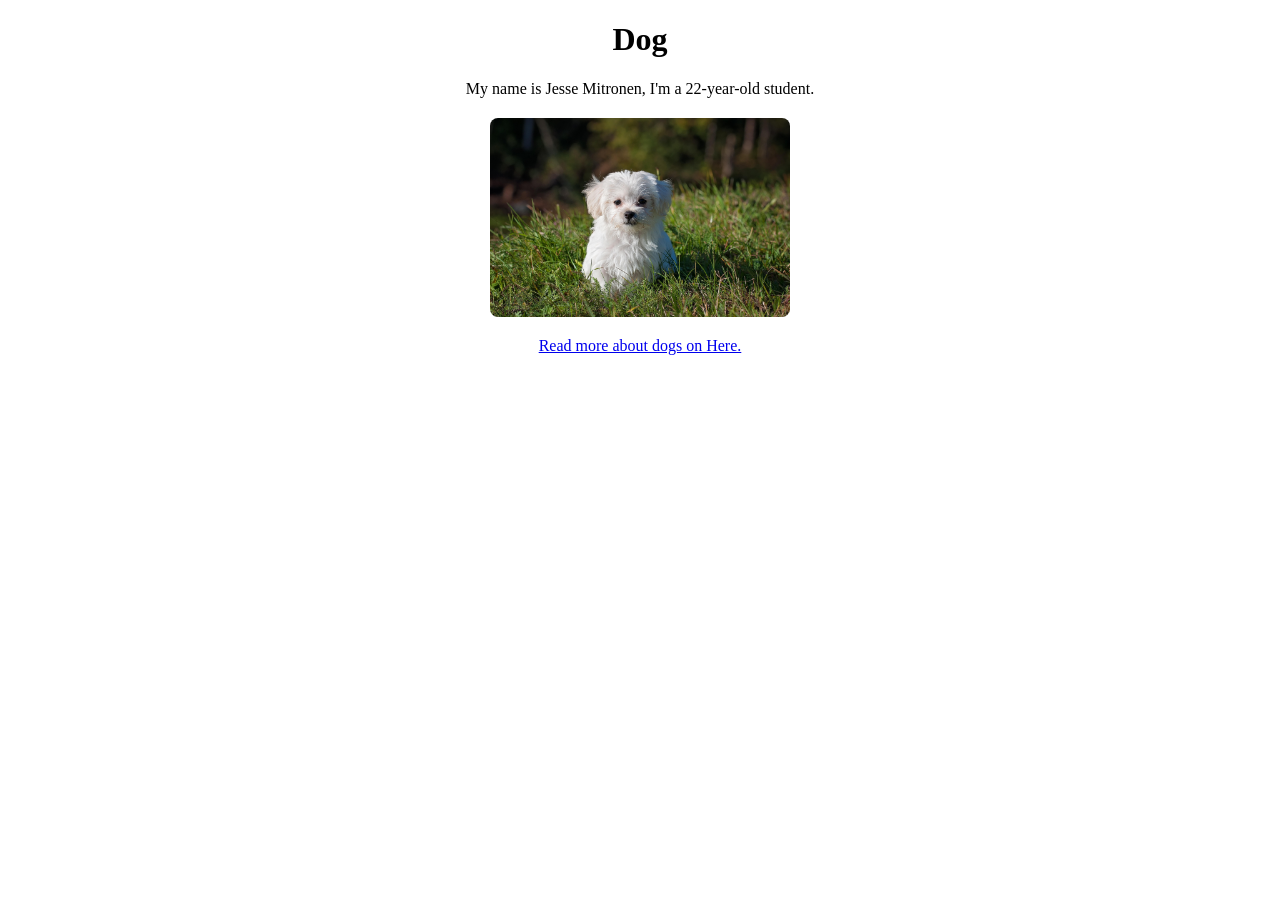
<file: index.html>
<!DOCTYPE html>
<html lang="en">
<head>
    <meta charset="UTF-8">
    <meta name="viewport" content="width=device-width, initial-scale=1.0">
    <title>My Favorite Animal</title>
    <style>
        body {
            text-align: center;     
        }

        .dog {
            width: 300px;           
            height: auto;           
            display: block;         
            margin: 20px auto;      
            border-radius: 8px;
        }
    </style>
</head>
<body>

    <h1>Dog</h1>
    <p>My name is Jesse Mitronen, I'm a 22-year-old student.</p>

    <img src="image/dog.jpg" alt="Dog" class="dog">

    <p>
        <a href="https://en.wikipedia.org/wiki/Dog" target="_blank" rel="noopener noreferrer" class="dog-link">
            Read more about dogs on Here.
        </a>
    </p>

</body>
</html>
</file>
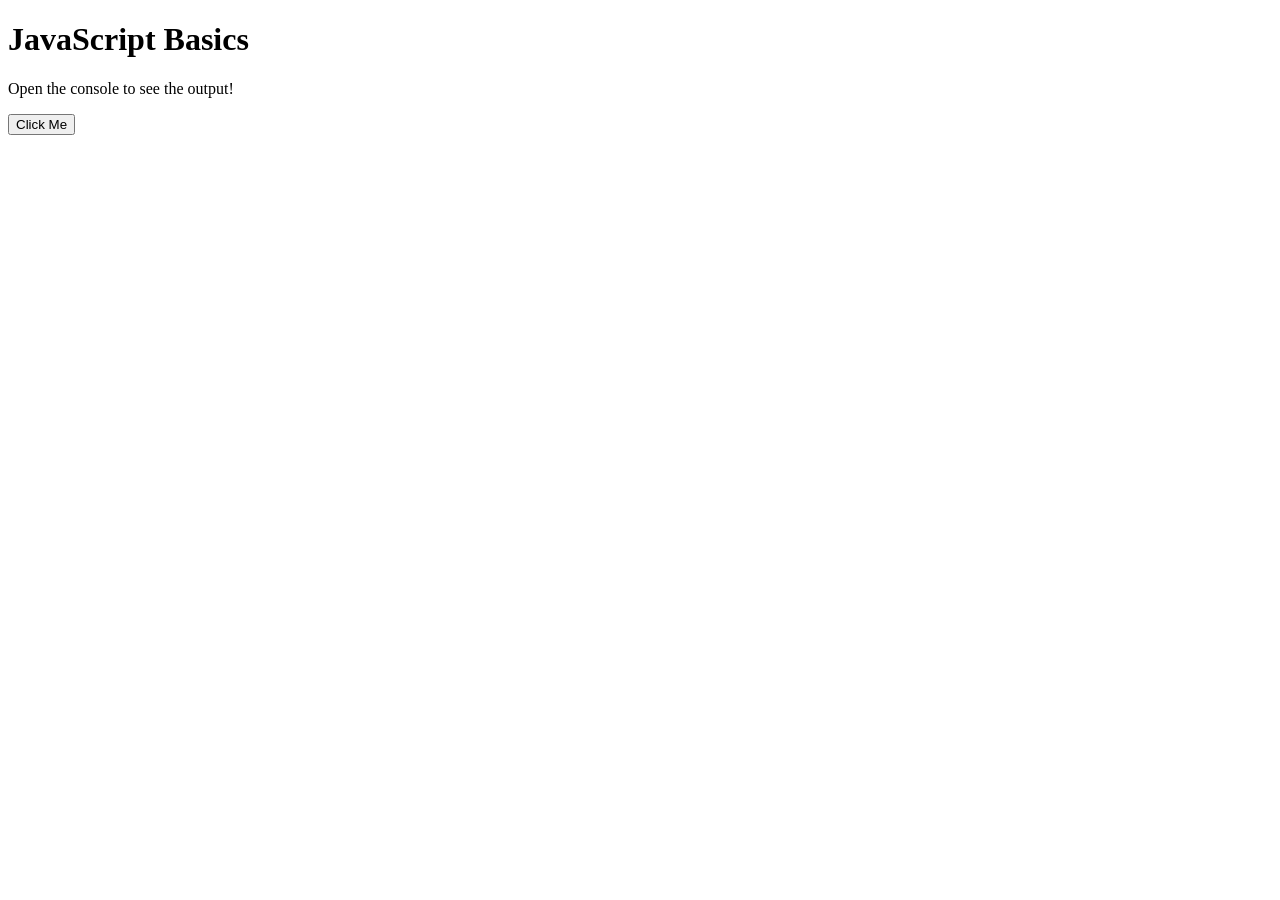
<file: Workshop 2/index.html>
<!doctype html>
<html lang="en">
  <head>
    <meta charset="UTF-8" />
    <meta name="viewport" content="width=device-width, initial-scale=1.0" />
    <title>JavaScript Basics</title>
  </head>
  <body>
    <h1>JavaScript Basics</h1>
    <p>Open the console to see the output!</p>
    <script src="script.js"></script>
  </body>
</html>
</file>
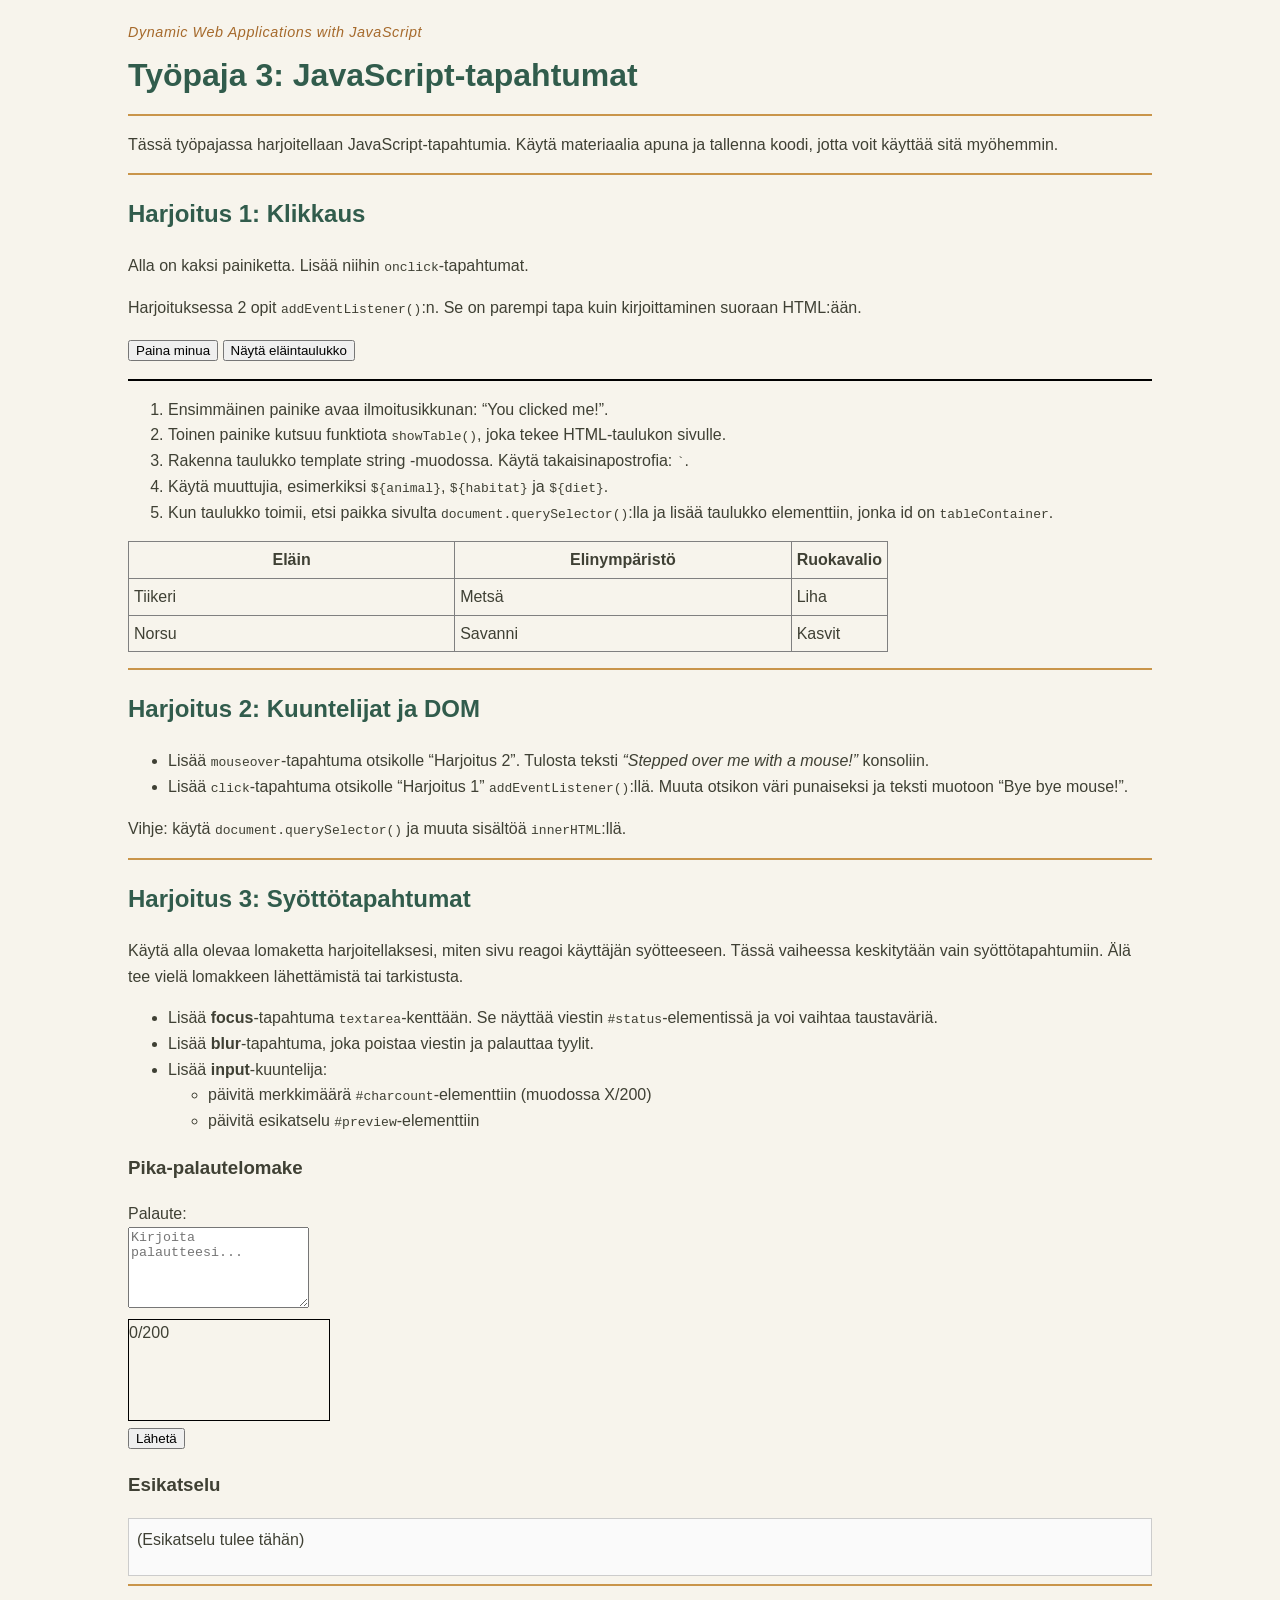
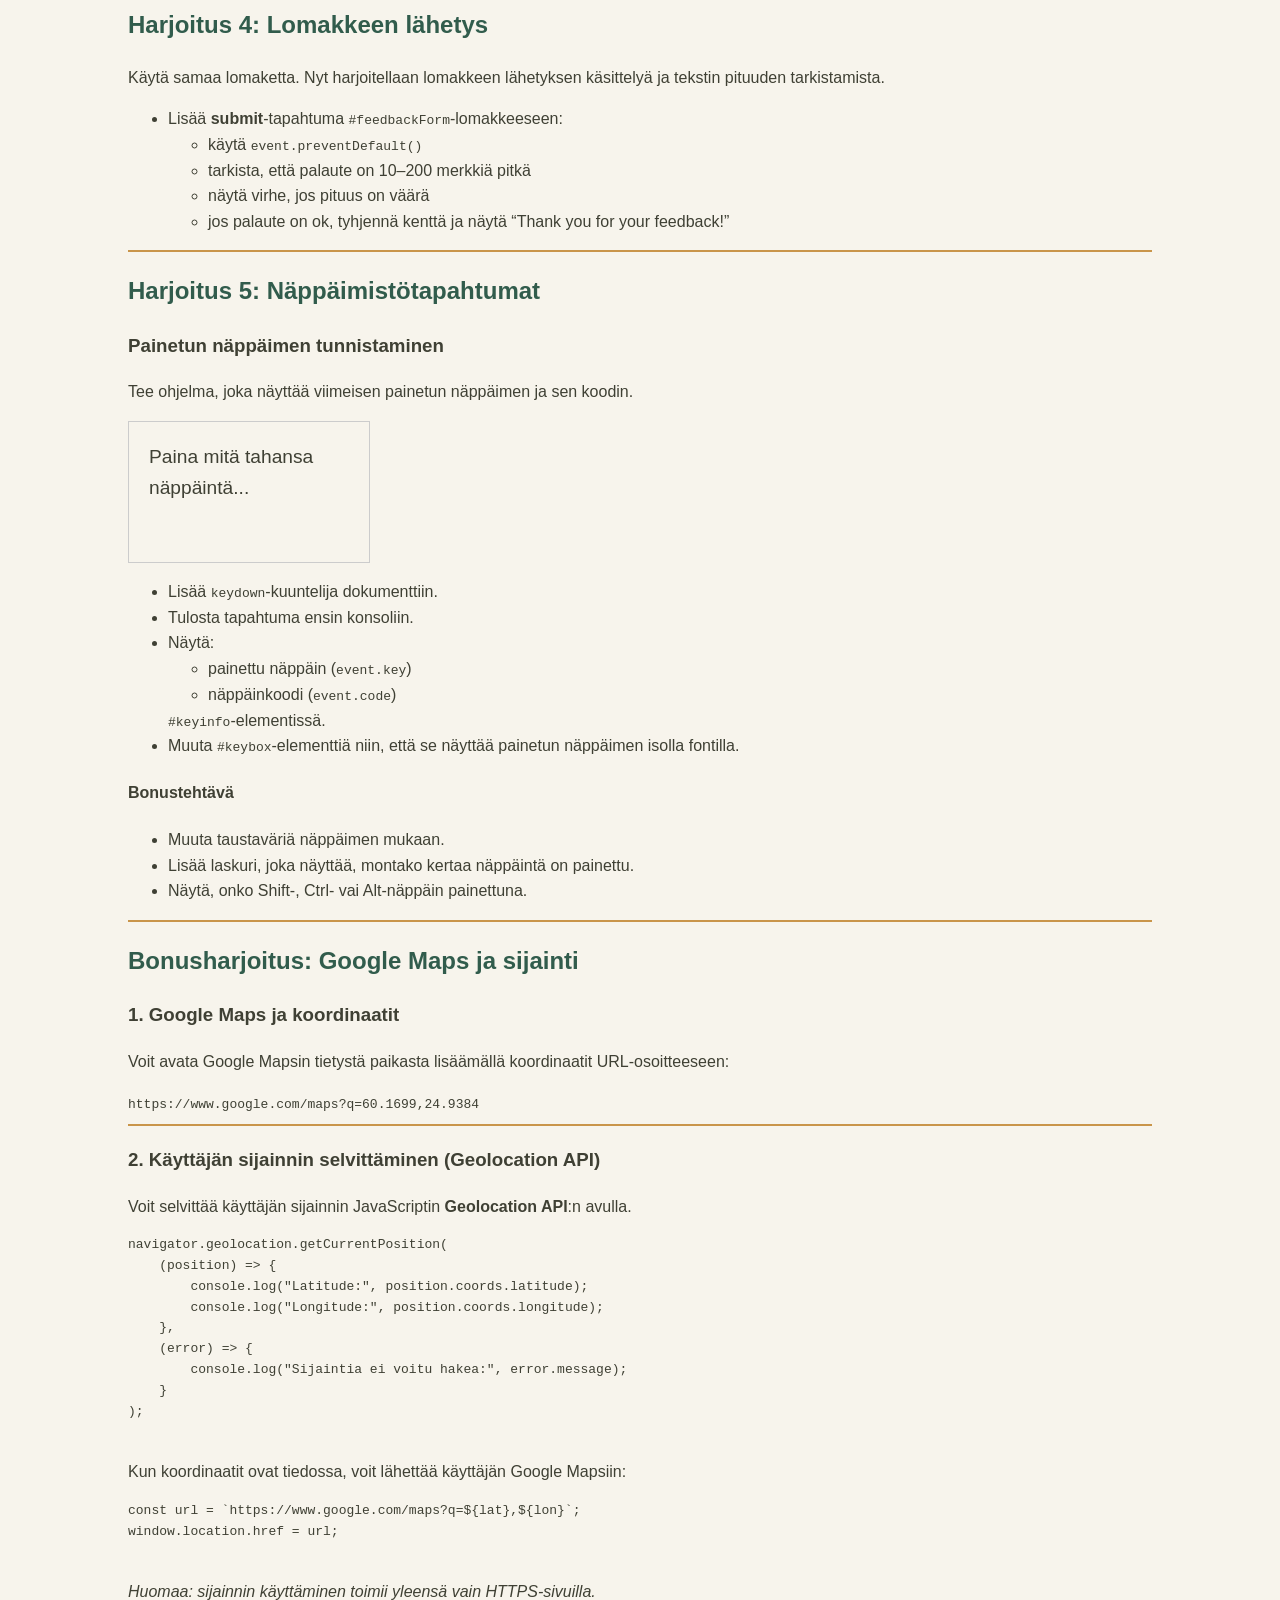
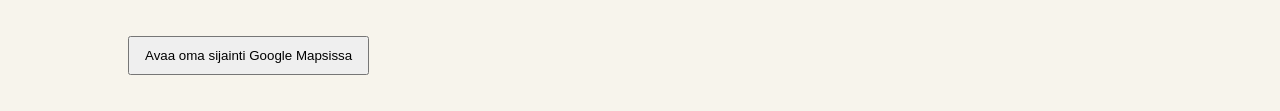
<file: Workshop 3/index.html>
<!DOCTYPE html>
<html lang="fi">
<head>
    <meta charset="utf-8">
    <title>Työpaja 3</title>
    <link rel="stylesheet" href="styles.css">
    <script src="script.js" defer></script>
</head>

<body class="ws3">
    <h1>Työpaja 3: JavaScript-tapahtumat</h1>
    <hr>
    <p>
        Tässä työpajassa harjoitellaan JavaScript-tapahtumia.
        Käytä materiaalia apuna ja tallenna koodi, jotta voit käyttää sitä myöhemmin.
    </p>
    <hr>

    <!-- Harjoitus 1 -->
    <h2>Harjoitus 1: Klikkaus</h2>
    <p>Alla on kaksi painiketta. Lisää niihin <code>onclick</code>-tapahtumat.</p>
    <p>Harjoituksessa 2 opit <code>addEventListener()</code>:n. Se on parempi tapa kuin kirjoittaminen suoraan HTML:ään.</p>

    <p>
        <button>Paina minua</button>
        <button>Näytä eläintaulukko</button>
    </p>

    <div id="tableContainer"></div>

    <ol>
        <li>Ensimmäinen painike avaa ilmoitusikkunan: “You clicked me!”.</li>
        <li>Toinen painike kutsuu funktiota <code>showTable()</code>, joka tekee HTML-taulukon sivulle.</li>
        <li>Rakenna taulukko template string -muodossa. Käytä takaisinapostrofia: <code>`</code>.</li>
        <li>Käytä muuttujia, esimerkiksi <code>${animal}</code>, <code>${habitat}</code> ja <code>${diet}</code>.</li>
        <li>Kun taulukko toimii, etsi paikka sivulta <code>document.querySelector()</code>:lla ja lisää taulukko elementtiin, jonka id on <code>tableContainer</code>.</li>
    </ol>

    <table id="example" class="display">
        <thead>
            <tr>
                <th>Eläin</th>
                <th>Elinympäristö</th>
                <th>Ruokavalio</th>
            </tr>
        </thead>
        <tbody>
            <tr>
                <td>Tiikeri</td>
                <td>Metsä</td>
                <td>Liha</td>
            </tr>
            <tr>
                <td>Norsu</td>
                <td>Savanni</td>
                <td>Kasvit</td>
            </tr>
        </tbody>
    </table>

    <hr>

    <!-- Harjoitus 2 -->
    <h2>Harjoitus 2: Kuuntelijat ja DOM</h2>
    <ul>
        <li>Lisää <code>mouseover</code>-tapahtuma otsikolle “Harjoitus 2”. Tulosta teksti <em>“Stepped over me with a mouse!”</em> konsoliin.</li>
        <li>Lisää <code>click</code>-tapahtuma otsikolle “Harjoitus 1” <code>addEventListener()</code>:llä. Muuta otsikon väri punaiseksi ja teksti muotoon “Bye bye mouse!”.</li>
    </ul>
    <p>Vihje: käytä <code>document.querySelector()</code> ja muuta sisältöä <code>innerHTML</code>:llä.</p>

    <hr>

    <!-- Harjoitus 3 -->
    <h2>Harjoitus 3: Syöttötapahtumat</h2>
    <p>
        Käytä alla olevaa lomaketta harjoitellaksesi, miten sivu reagoi käyttäjän syötteeseen.
        Tässä vaiheessa keskitytään vain syöttötapahtumiin. Älä tee vielä lomakkeen lähettämistä tai tarkistusta.
    </p>

    <ul>
        <li>Lisää <strong>focus</strong>-tapahtuma <code>textarea</code>-kenttään. Se näyttää viestin <code>#status</code>-elementissä ja voi vaihtaa taustaväriä.</li>
        <li>Lisää <strong>blur</strong>-tapahtuma, joka poistaa viestin ja palauttaa tyylit.</li>
        <li>Lisää <strong>input</strong>-kuuntelija:
            <ul>
                <li>päivitä merkkimäärä <code>#charcount</code>-elementtiin (muodossa X/200)</li>
                <li>päivitä esikatselu <code>#preview</code>-elementtiin</li>
            </ul>
        </li>
    </ul>

    <h3>Pika-palautelomake</h3>

    <form id="feedbackForm" novalidate>
        <label for="feedback">Palaute:</label><br>
        <textarea id="feedback" placeholder="Kirjoita palautteesi..." rows="5"></textarea><br>

        <div style="margin: 4px 0;">
            <span id="charcount">0/200</span>
            <span id="status" aria-live="polite" style="margin-left: 8px; color: #666;"></span>
        </div>

        <button id="sendBtn" type="submit">Lähetä</button>
    </form>

    <h3>Esikatselu</h3>
    <div id="preview" style="border: 1px solid #ccc; padding: 8px; min-height: 40px; background: #fafafa;">
        (Esikatselu tulee tähän)
    </div>

    <hr>

    <!-- Harjoitus 4 -->
    <h2>Harjoitus 4: Lomakkeen lähetys</h2>
    <p>
        Käytä samaa lomaketta. Nyt harjoitellaan lomakkeen lähetyksen käsittelyä ja tekstin pituuden tarkistamista.
    </p>

    <ul>
        <li>Lisää <strong>submit</strong>-tapahtuma <code>#feedbackForm</code>-lomakkeeseen:
            <ul>
                <li>käytä <code>event.preventDefault()</code></li>
                <li>tarkista, että palaute on 10–200 merkkiä pitkä</li>
                <li>näytä virhe, jos pituus on väärä</li>
                <li>jos palaute on ok, tyhjennä kenttä ja näytä “Thank you for your feedback!”</li>
            </ul>
        </li>
    </ul>

    <hr>

    <!-- Harjoitus 5 -->
    <h2>Harjoitus 5: Näppäimistötapahtumat</h2>

    <h3>Painetun näppäimen tunnistaminen</h3>

    <p>
        Tee ohjelma, joka näyttää viimeisen painetun näppäimen ja sen koodin.
    </p>

    <div id="keybox" style="padding: 20px; border: 1px solid #ccc; font-size: 1.2em;">
        Paina mitä tahansa näppäintä...
    </div>

    <p id="keyinfo"></p>

    <ul>
        <li>Lisää <code>keydown</code>-kuuntelija dokumenttiin.</li>
        <li>Tulosta tapahtuma ensin konsoliin.</li>
        <li>Näytä:
            <ul>
                <li>painettu näppäin (<code>event.key</code>)</li>
                <li>näppäinkoodi (<code>event.code</code>)</li>
            </ul>
            <code>#keyinfo</code>-elementissä.
        </li>
        <li>
            Muuta <code>#keybox</code>-elementtiä niin, että se näyttää painetun näppäimen isolla fontilla.
        </li>
    </ul>

    <h4>Bonustehtävä</h4>
    <ul>
        <li>Muuta taustaväriä näppäimen mukaan.</li>
        <li>Lisää laskuri, joka näyttää, montako kertaa näppäintä on painettu.</li>
        <li>Näytä, onko Shift-, Ctrl- vai Alt-näppäin painettuna.</li>
    </ul>

    <hr>

    <!-- Bonusharjoitus -->
    <h2>Bonusharjoitus: Google Maps ja sijainti</h2>

    <h3>1. Google Maps ja koordinaatit</h3>
    <p>
        Voit avata Google Mapsin tietystä paikasta lisäämällä koordinaatit URL-osoitteeseen:
    </p>
    <code>https://www.google.com/maps?q=60.1699,24.9384</code>

    <hr>

    <h3>2. Käyttäjän sijainnin selvittäminen (Geolocation API)</h3>
    <p>
        Voit selvittää käyttäjän sijainnin JavaScriptin <strong>Geolocation API</strong>:n avulla.
    </p>

    <pre>
navigator.geolocation.getCurrentPosition(
    (position) => {
        console.log("Latitude:", position.coords.latitude);
        console.log("Longitude:", position.coords.longitude);
    },
    (error) => {
        console.log("Sijaintia ei voitu hakea:", error.message);
    }
);
    </pre>

    <p>Kun koordinaatit ovat tiedossa, voit lähettää käyttäjän Google Mapsiin:</p>

    <pre>
const url = `https://www.google.com/maps?q=${lat},${lon}`;
window.location.href = url;
    </pre>

    <p><em>Huomaa: sijainnin käyttäminen toimii yleensä vain HTTPS-sivuilla.</em></p>

</body>
</html>
</file>
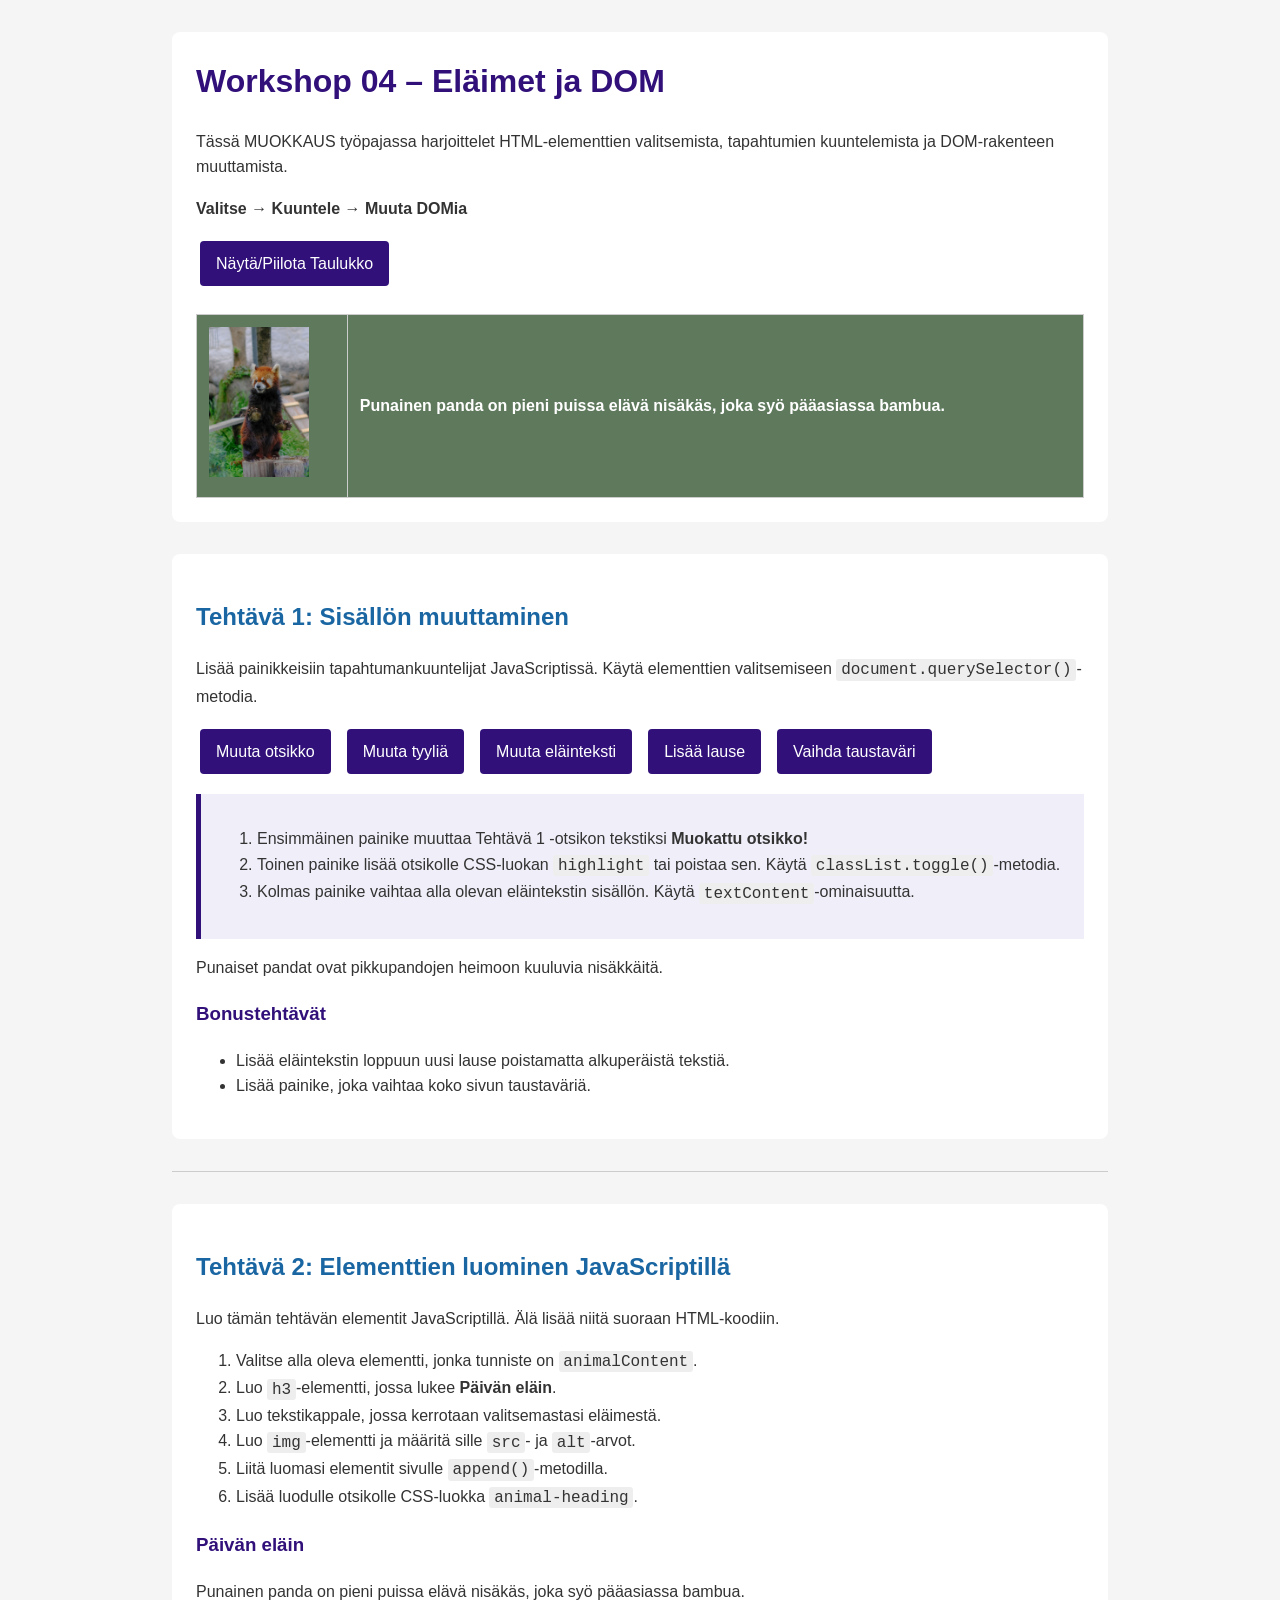
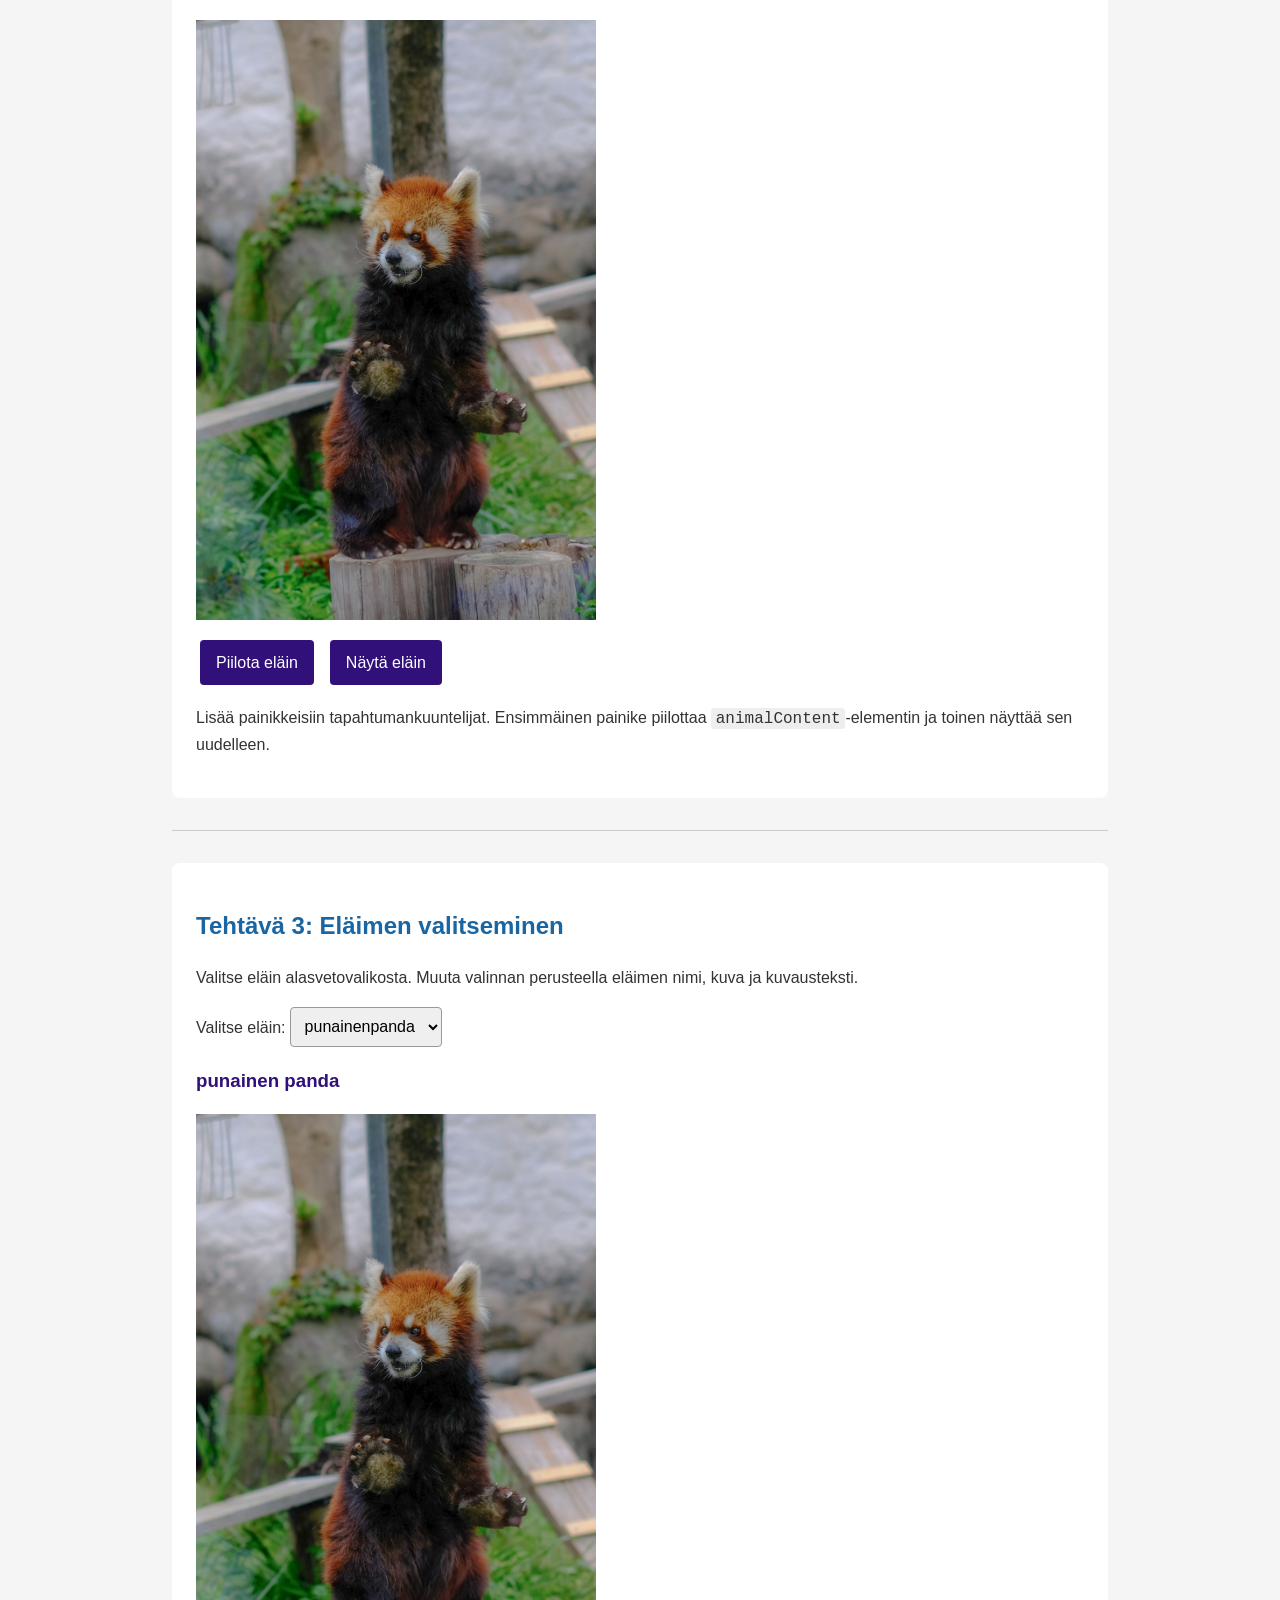
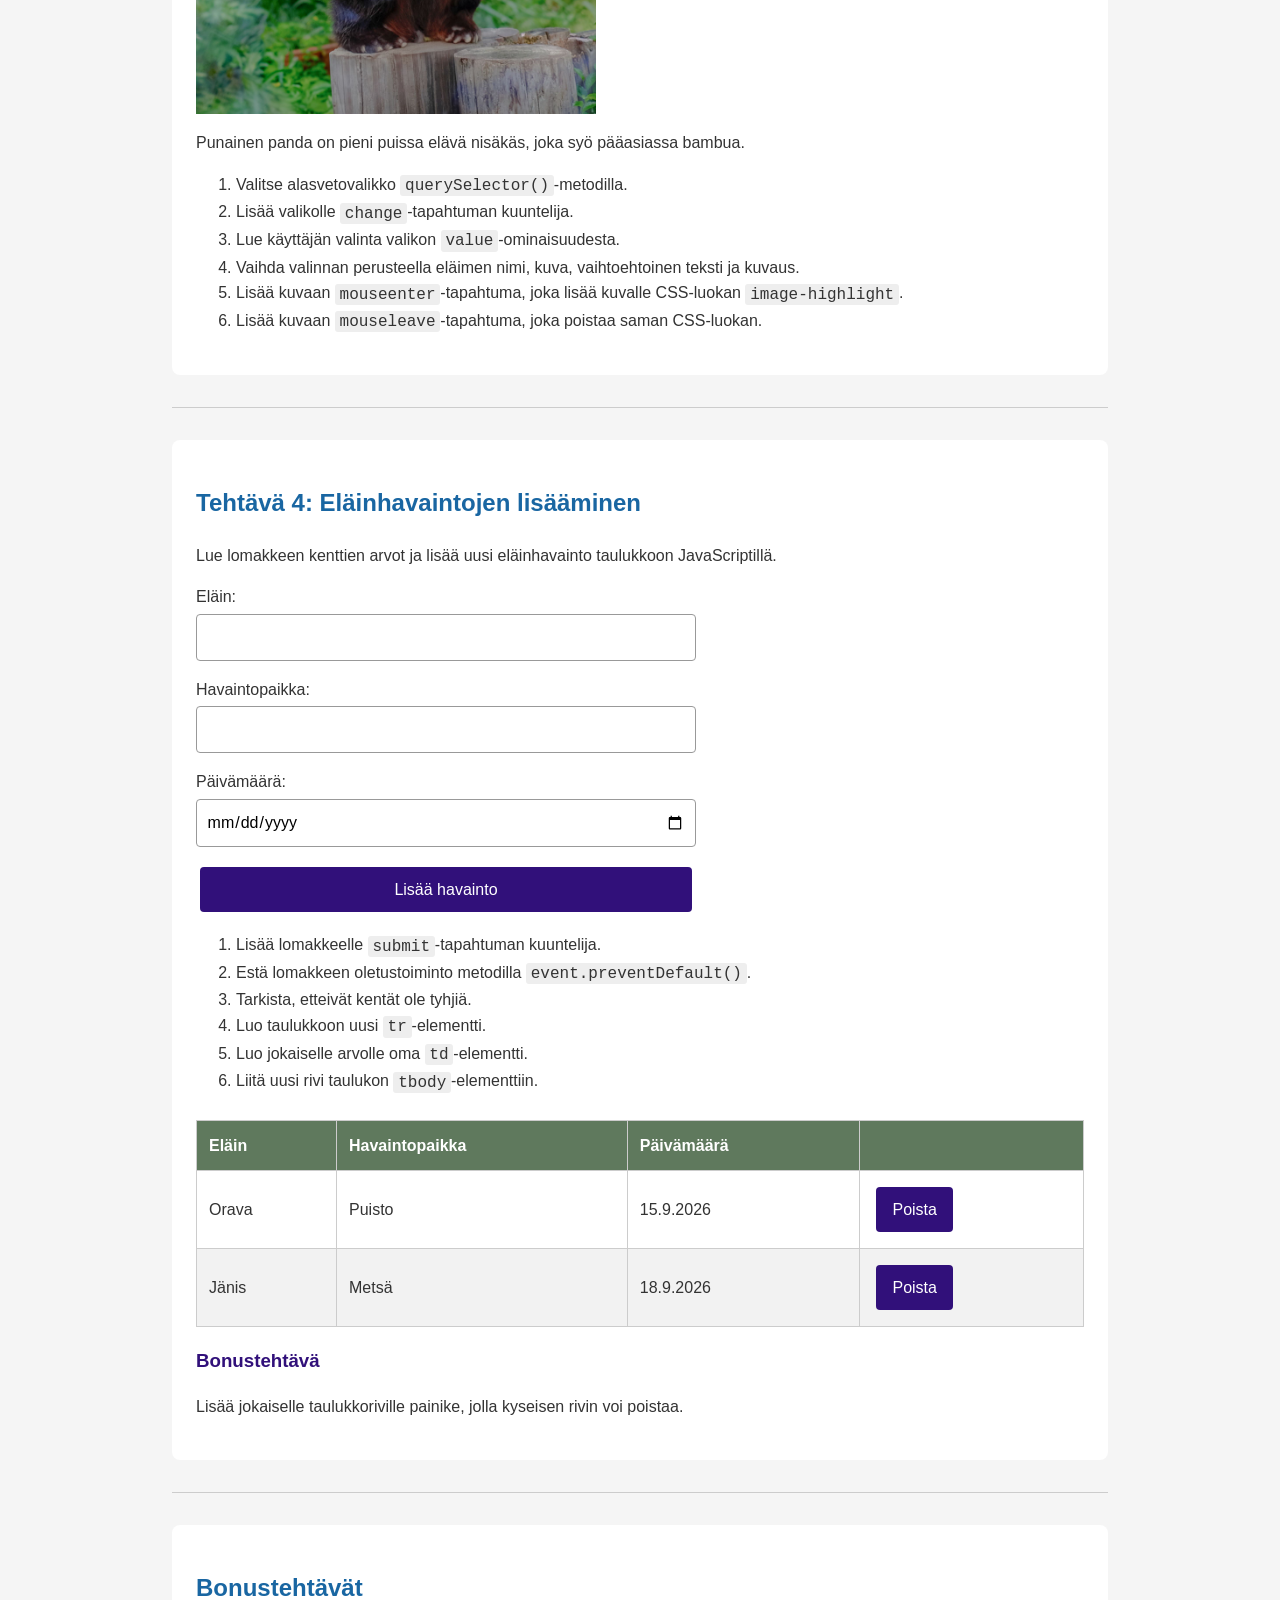
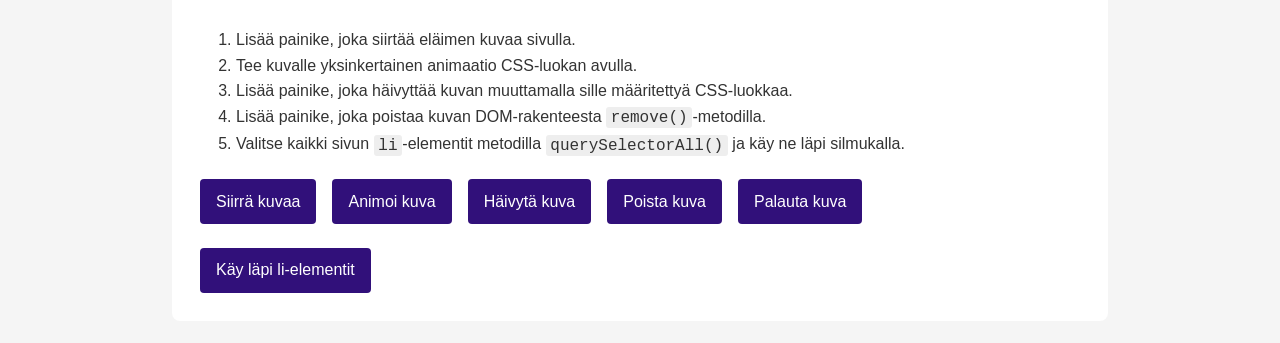
<file: Workshop 4/index.html>
<!DOCTYPE html>
<html lang="fi">

<head>
    <meta charset="UTF-8">
    <meta name="viewport" content="width=device-width, initial-scale=1.0">

    <title>Workshop 04 – DOM</title>

    <link rel="stylesheet" href="styles.css">
    <script src="script.js" defer></script>
</head>

<body>
    <header>
        <h1 id="mainHeading">Workshop 04 – Eläimet ja DOM</h1>

        <p>
            Tässä MUOKKAUS työpajassa harjoittelet HTML-elementtien valitsemista,
            tapahtumien kuuntelemista ja DOM-rakenteen muuttamista.
        </p>

        <p>
            <strong>Valitse → Kuuntele → Muuta DOMia</strong>
        </p>

        <p>
            <button id="animalButton">Näytä/Piilota Taulukko</button>
        </p>

        <table id="animalTable">
            <thead>
                <tr>
                    <th>
                        <img src="images/redpanda.jpg" alt="Punainen panda" width="100">
                    </th>
                    <th>Punainen panda on pieni puissa elävä nisäkäs, joka syö pääasiassa bambua.</th>
                </tr>
            </thead>
        </table>
    </header>

    <main>
        <!-- TEHTÄVÄ 1 -->
        <section>
            <h2 id="taskOneHeading">Tehtävä 1: Sisällön muuttaminen</h2>

            <p>
                Lisää painikkeisiin tapahtumankuuntelijat JavaScriptissä.
                Käytä elementtien valitsemiseen <code>document.querySelector()</code>-metodia.
            </p>

            <div class="buttons">
                <button id="changeHeadingButton">Muuta otsikko</button>
                <button id="changeStyleButton">Muuta tyyliä</button>
                <button id="changeTextButton">Muuta eläinteksti</button>
            </div>

            <div class="instructions">
                <ol>
                    <li>Ensimmäinen painike muuttaa Tehtävä 1 -otsikon tekstiksi <strong>Muokattu otsikko!</strong></li>
                    <li>Toinen painike lisää otsikolle CSS-luokan <code>highlight</code> tai poistaa sen. Käytä <code>classList.toggle()</code>-metodia.</li>
                    <li>Kolmas painike vaihtaa alla olevan eläintekstin sisällön. Käytä <code>textContent</code>-ominaisuutta.</li>
                </ol>
            </div>

            <p id="animalText">
                Punaiset pandat ovat pikkupandojen heimoon kuuluvia nisäkkäitä.
            </p>

            <h3>Bonustehtävät</h3>
            <ul>
                <li>Lisää eläintekstin loppuun uusi lause poistamatta alkuperäistä tekstiä.</li>
                <li>Lisää painike, joka vaihtaa koko sivun taustaväriä.</li>
            </ul>
        </section>

        <hr>

        <!-- TEHTÄVÄ 2 -->
        <section>
            <h2>Tehtävä 2: Elementtien luominen JavaScriptillä</h2>

            <p>Luo tämän tehtävän elementit JavaScriptillä. Älä lisää niitä suoraan HTML-koodiin.</p>

            <ol>
                <li>Valitse alla oleva elementti, jonka tunniste on <code>animalContent</code>.</li>
                <li>Luo <code>h3</code>-elementti, jossa lukee <strong>Päivän eläin</strong>.</li>
                <li>Luo tekstikappale, jossa kerrotaan valitsemastasi eläimestä.</li>
                <li>Luo <code>img</code>-elementti ja määritä sille <code>src</code>- ja <code>alt</code>-arvot.</li>
                <li>Liitä luomasi elementit sivulle <code>append()</code>-metodilla.</li>
                <li>Lisää luodulle otsikolle CSS-luokka <code>animal-heading</code>.</li>
            </ol>

            <div id="animalContent"></div>

            <div class="buttons">
                <button id="hideAnimalButton">Piilota eläin</button>
                <button id="showAnimalButton">Näytä eläin</button>
            </div>

            <p>
                Lisää painikkeisiin tapahtumankuuntelijat. Ensimmäinen painike piilottaa <code>animalContent</code>-elementin ja toinen näyttää sen uudelleen.
            </p>
        </section>

        <hr>

        <!-- TEHTÄVÄ 3 -->
        <section>
            <h2>Tehtävä 3: Eläimen valitseminen</h2>

            <p>Valitse eläin alasvetovalikosta. Muuta valinnan perusteella eläimen nimi, kuva ja kuvausteksti.</p>

            <label for="animalSelect">Valitse eläin:</label>

            <select id="animalSelect">
                <option value="punainen panda">punainenpanda</option>
                <option value="kissa">kissa</option>
                <option value="kani">kani</option>
                <option value="lammas">lammas</option>
            </select>

            <article id="selectedAnimal">
                <h3 id="animalName">punainen panda</h3>
                <img id="animalImage" src="images/redpanda.jpg" alt="Punainen panda">
                <p id="animalDescription">
                    Punainen panda on pieni puissa elävä nisäkäs, joka syö pääasiassa bambua.
                </p>
            </article>

            <ol>
                <li>Valitse alasvetovalikko <code>querySelector()</code>-metodilla.</li>
                <li>Lisää valikolle <code>change</code>-tapahtuman kuuntelija.</li>
                <li>Lue käyttäjän valinta valikon <code>value</code>-ominaisuudesta.</li>
                <li>Vaihda valinnan perusteella eläimen nimi, kuva, vaihtoehtoinen teksti ja kuvaus.</li>
                <li>Lisää kuvaan <code>mouseenter</code>-tapahtuma, joka lisää kuvalle CSS-luokan <code>image-highlight</code>.</li>
                <li>Lisää kuvaan <code>mouseleave</code>-tapahtuma, joka poistaa saman CSS-luokan.</li>
            </ol>
        </section>

        <hr>

        <!-- TEHTÄVÄ 4 -->
        <section>
            <h2>Tehtävä 4: Eläinhavaintojen lisääminen</h2>

            <p>Lue lomakkeen kenttien arvot ja lisää uusi eläinhavainto taulukkoon JavaScriptillä.</p>

            <form id="animalForm">
                <div>
                    <label for="observationAnimal">Eläin:</label>
                    <input type="text" id="observationAnimal" name="observationAnimal">
                </div>

                <div>
                    <label for="observationLocation">Havaintopaikka:</label>
                    <input type="text" id="observationLocation" name="observationLocation">
                </div>

                <div>
                    <label for="observationDate">Päivämäärä:</label>
                    <input type="date" id="observationDate" name="observationDate">
                </div>

                <button type="submit">Lisää havainto</button>
            </form>

            <ol>
                <li>Lisää lomakkeelle <code>submit</code>-tapahtuman kuuntelija.</li>
                <li>Estä lomakkeen oletustoiminto metodilla <code>event.preventDefault()</code>.</li>
                <li>Tarkista, etteivät kentät ole tyhjiä.</li>
                <li>Luo taulukkoon uusi <code>tr</code>-elementti.</li>
                <li>Luo jokaiselle arvolle oma <code>td</code>-elementti.</li>
                <li>Liitä uusi rivi taulukon <code>tbody</code>-elementtiin.</li>
            </ol>

            <table id="observationTable">
                <thead>
                    <tr>
                        <th>Eläin</th>
                        <th>Havaintopaikka</th>
                        <th>Päivämäärä</th>
                    </tr>
                </thead>
                <tbody id="observationTableBody">
                    <tr>
                        <td>Orava</td>
                        <td>Puisto</td>
                        <td>15.9.2026</td>
                    </tr>
                    <tr>
                        <td>Jänis</td>
                        <td>Metsä</td>
                        <td>18.9.2026</td>
                    </tr>
                </tbody>
            </table>

            <h3>Bonustehtävä</h3>
            <p>Lisää jokaiselle taulukkoriville painike, jolla kyseisen rivin voi poistaa.</p>
        </section>

        <hr>

        <!-- BONUSTEHTÄVÄT -->
        <section>
            <h2>Bonustehtävät</h2>
            <ol>
                <li>Lisää painike, joka siirtää eläimen kuvaa sivulla.</li>
                <li>Tee kuvalle yksinkertainen animaatio CSS-luokan avulla.</li>
                <li>Lisää painike, joka häivyttää kuvan muuttamalla sille määritettyä CSS-luokkaa.</li>
                <li>Lisää painike, joka poistaa kuvan DOM-rakenteesta <code>remove()</code>-metodilla.</li>
                <li>Valitse kaikki sivun <code>li</code>-elementit metodilla <code>querySelectorAll()</code> ja käy ne läpi silmukalla.</li>
            </ol>
        </section>
    </main>
</body>

</html>
</file>
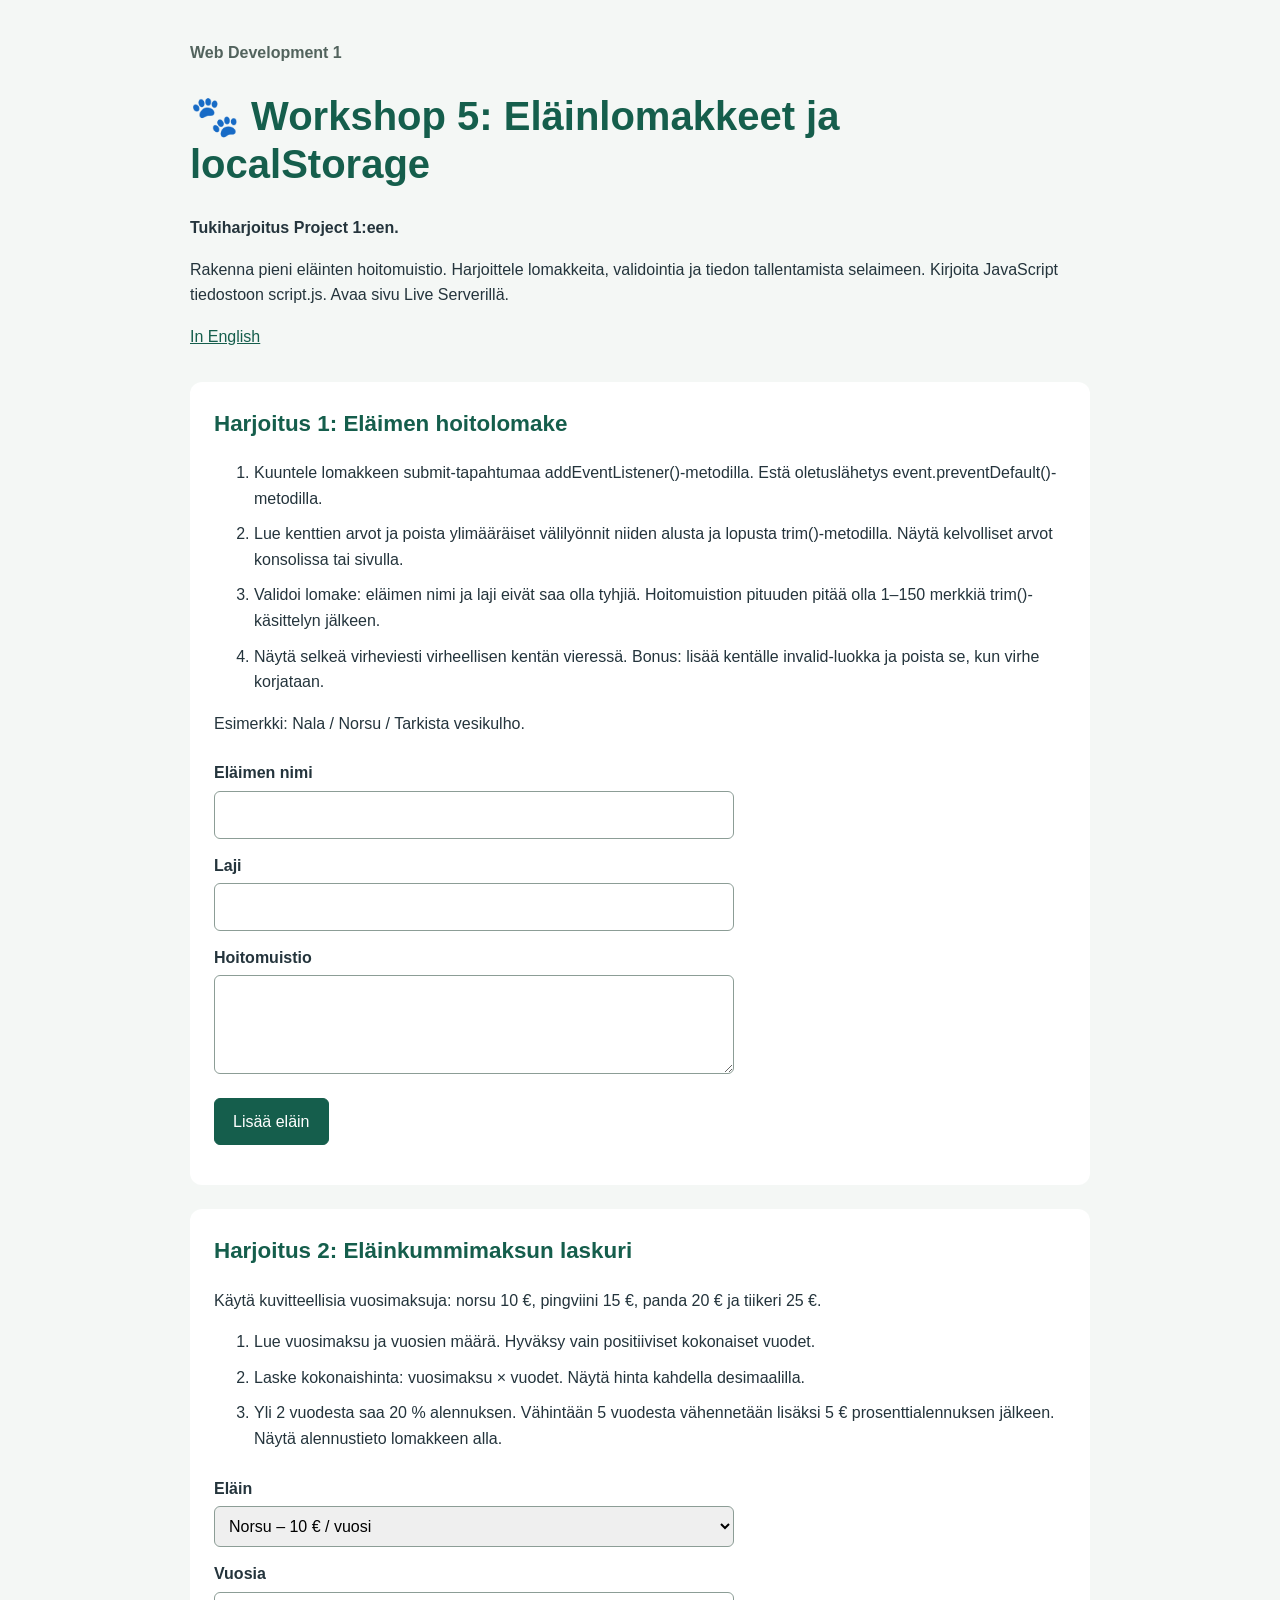
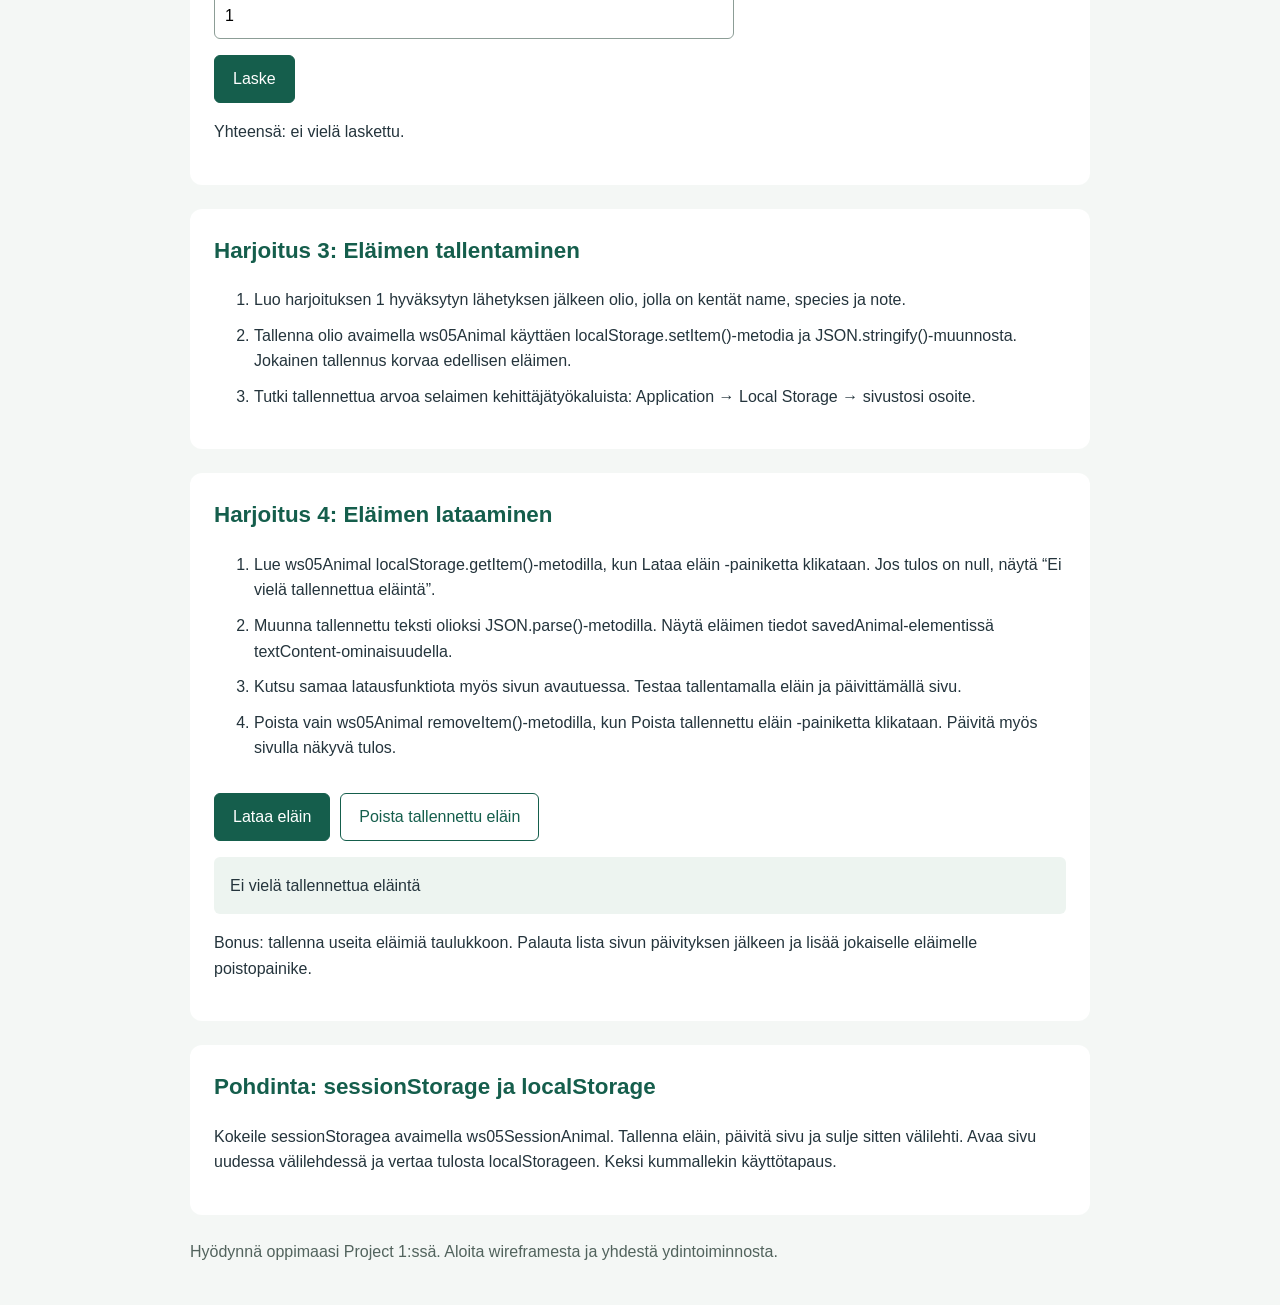
<file: Workshop 5/index.html>
<!doctype html>
<html lang="fi">
  <head>
    <meta charset="UTF-8" />
    <meta name="viewport" content="width=device-width, initial-scale=1.0" />
    <title>Workshop 5: Eläinlomakkeet ja localStorage</title>
    <link rel="stylesheet" href="styles.css" />
    <script src="script.js" defer></script>
  </head>
  <body>
    <main>
      <header>
        <p class="course">Web Development 1</p>
        <h1>🐾 Workshop 5: Eläinlomakkeet ja localStorage</h1>
        <p class="notice">Tukiharjoitus Project 1:een.</p>
        <p>
          Rakenna pieni eläinten hoitomuistio. Harjoittele lomakkeita,
          validointia ja tiedon tallentamista selaimeen. Kirjoita JavaScript
          tiedostoon script.js. Avaa sivu Live Serverillä.
        </p>
        <a href="index.html" lang="en">In English</a>
      </header>
      <section>
        <h2>Harjoitus 1: Eläimen hoitolomake</h2>
        <ol>
          <li>
            Kuuntele lomakkeen submit-tapahtumaa addEventListener()-metodilla.
            Estä oletuslähetys event.preventDefault()-metodilla.
          </li>
          <li>
            Lue kenttien arvot ja poista ylimääräiset välilyönnit niiden alusta
            ja lopusta trim()-metodilla. Näytä kelvolliset arvot konsolissa tai
            sivulla.
          </li>
          <li>
            Validoi lomake: eläimen nimi ja laji eivät saa olla tyhjiä.
            Hoitomuistion pituuden pitää olla 1–150 merkkiä trim()-käsittelyn
            jälkeen.
          </li>
          <li>
            Näytä selkeä virheviesti virheellisen kentän vieressä. Bonus: lisää
            kentälle invalid-luokka ja poista se, kun virhe korjataan.
          </li>
        </ol>
        <p>Esimerkki: Nala / Norsu / Tarkista vesikulho.</p>
        <!-- novalidate allows students to practise JavaScript validation. -->
        <form id="animalForm" novalidate>
          <label for="animalName">Eläimen nimi</label>
          <input
            id="animalName"
            name="name"
            type="text"
            required
            aria-describedby="nameError"
          />
          <span id="nameError" class="error" aria-live="polite"></span>
          <label for="animalSpecies">Laji</label>
          <input
            id="animalSpecies"
            name="species"
            type="text"
            required
            aria-describedby="speciesError"
          />
          <span id="speciesError" class="error" aria-live="polite"></span>
          <label for="careNote">Hoitomuistio</label>
          <textarea
            id="careNote"
            name="note"
            rows="3"
            required
            aria-describedby="noteError"
          ></textarea>
          <span id="noteError" class="error" aria-live="polite"></span>
          <button type="submit">Lisää eläin</button>
        </form>
        <p id="formResult" role="status"></p>
      </section>
      <section>
        <h2>Harjoitus 2: Eläinkummimaksun laskuri</h2>
        <p>
          Käytä kuvitteellisia vuosimaksuja: norsu 10 €, pingviini 15 €, panda
          20 € ja tiikeri 25 €.
        </p>
        <ol>
          <li>
            Lue vuosimaksu ja vuosien määrä. Hyväksy vain positiiviset
            kokonaiset vuodet.
          </li>
          <li>
            Laske kokonaishinta: vuosimaksu × vuodet. Näytä hinta kahdella
            desimaalilla.
          </li>
          <li>
            Yli 2 vuodesta saa 20 % alennuksen. Vähintään 5 vuodesta vähennetään
            lisäksi 5 € prosenttialennuksen jälkeen. Näytä alennustieto
            lomakkeen alla.
          </li>
        </ol>
        <form id="sponsorForm">
          <label for="animalType">Eläin</label>
          <select id="animalType" name="type">
            <option value="10">Norsu – 10 € / vuosi</option>
            <option value="15">Pingviini – 15 € / vuosi</option>
            <option value="20">Panda – 20 € / vuosi</option>
            <option value="25">Tiikeri – 25 € / vuosi</option>
          </select>
          <label for="years">Vuosia</label>
          <input
            id="years"
            name="years"
            type="number"
            min="1"
            step="1"
            value="1"
            required
          />
          <button type="submit">Laske</button>
        </form>
        <p id="cost" role="status">Yhteensä: ei vielä laskettu.</p>
        <p id="discountMessage" aria-live="polite"></p>
      </section>
      <section>
        <h2>Harjoitus 3: Eläimen tallentaminen</h2>
        <ol>
          <li>
            Luo harjoituksen 1 hyväksytyn lähetyksen jälkeen olio, jolla on
            kentät name, species ja note.
          </li>
          <li>
            Tallenna olio avaimella ws05Animal käyttäen
            localStorage.setItem()-metodia ja JSON.stringify()-muunnosta.
            Jokainen tallennus korvaa edellisen eläimen.
          </li>
          <li>
            Tutki tallennettua arvoa selaimen kehittäjätyökaluista: Application
            → Local Storage → sivustosi osoite.
          </li>
        </ol>
      </section>
      <section>
        <h2>Harjoitus 4: Eläimen lataaminen</h2>
        <ol>
          <li>
            Lue ws05Animal localStorage.getItem()-metodilla, kun Lataa eläin
            -painiketta klikataan. Jos tulos on null, näytä “Ei vielä
            tallennettua eläintä”.
          </li>
          <li>
            Muunna tallennettu teksti olioksi JSON.parse()-metodilla. Näytä
            eläimen tiedot savedAnimal-elementissä textContent-ominaisuudella.
          </li>
          <li>
            Kutsu samaa latausfunktiota myös sivun avautuessa. Testaa
            tallentamalla eläin ja päivittämällä sivu.
          </li>
          <li>
            Poista vain ws05Animal removeItem()-metodilla, kun Poista
            tallennettu eläin -painiketta klikataan. Päivitä myös sivulla näkyvä
            tulos.
          </li>
        </ol>
        <div class="actions">
          <button type="button" id="loadAnimal">Lataa eläin</button>
          <button type="button" id="clearAnimal" class="secondary">
            Poista tallennettu eläin
          </button>
        </div>
        <p id="savedAnimal" class="saved" role="status">
          Tallennetun eläimen tiedot näkyvät tässä.
        </p>
        <p>
          Bonus: tallenna useita eläimiä taulukkoon. Palauta lista sivun
          päivityksen jälkeen ja lisää jokaiselle eläimelle poistopainike.
        </p>
      </section>
      <section>
        <h2>Pohdinta: sessionStorage ja localStorage</h2>
        <p>
          Kokeile sessionStoragea avaimella ws05SessionAnimal. Tallenna eläin,
          päivitä sivu ja sulje sitten välilehti. Avaa sivu uudessa välilehdessä
          ja vertaa tulosta localStorageen. Keksi kummallekin käyttötapaus.
        </p>
      </section>
      <footer>
        <p>
          Hyödynnä oppimaasi Project 1:ssä. Aloita wireframesta ja yhdestä
          ydintoiminnosta.
        </p>
      </footer>
    </main>
  </body>
</html>
</file>
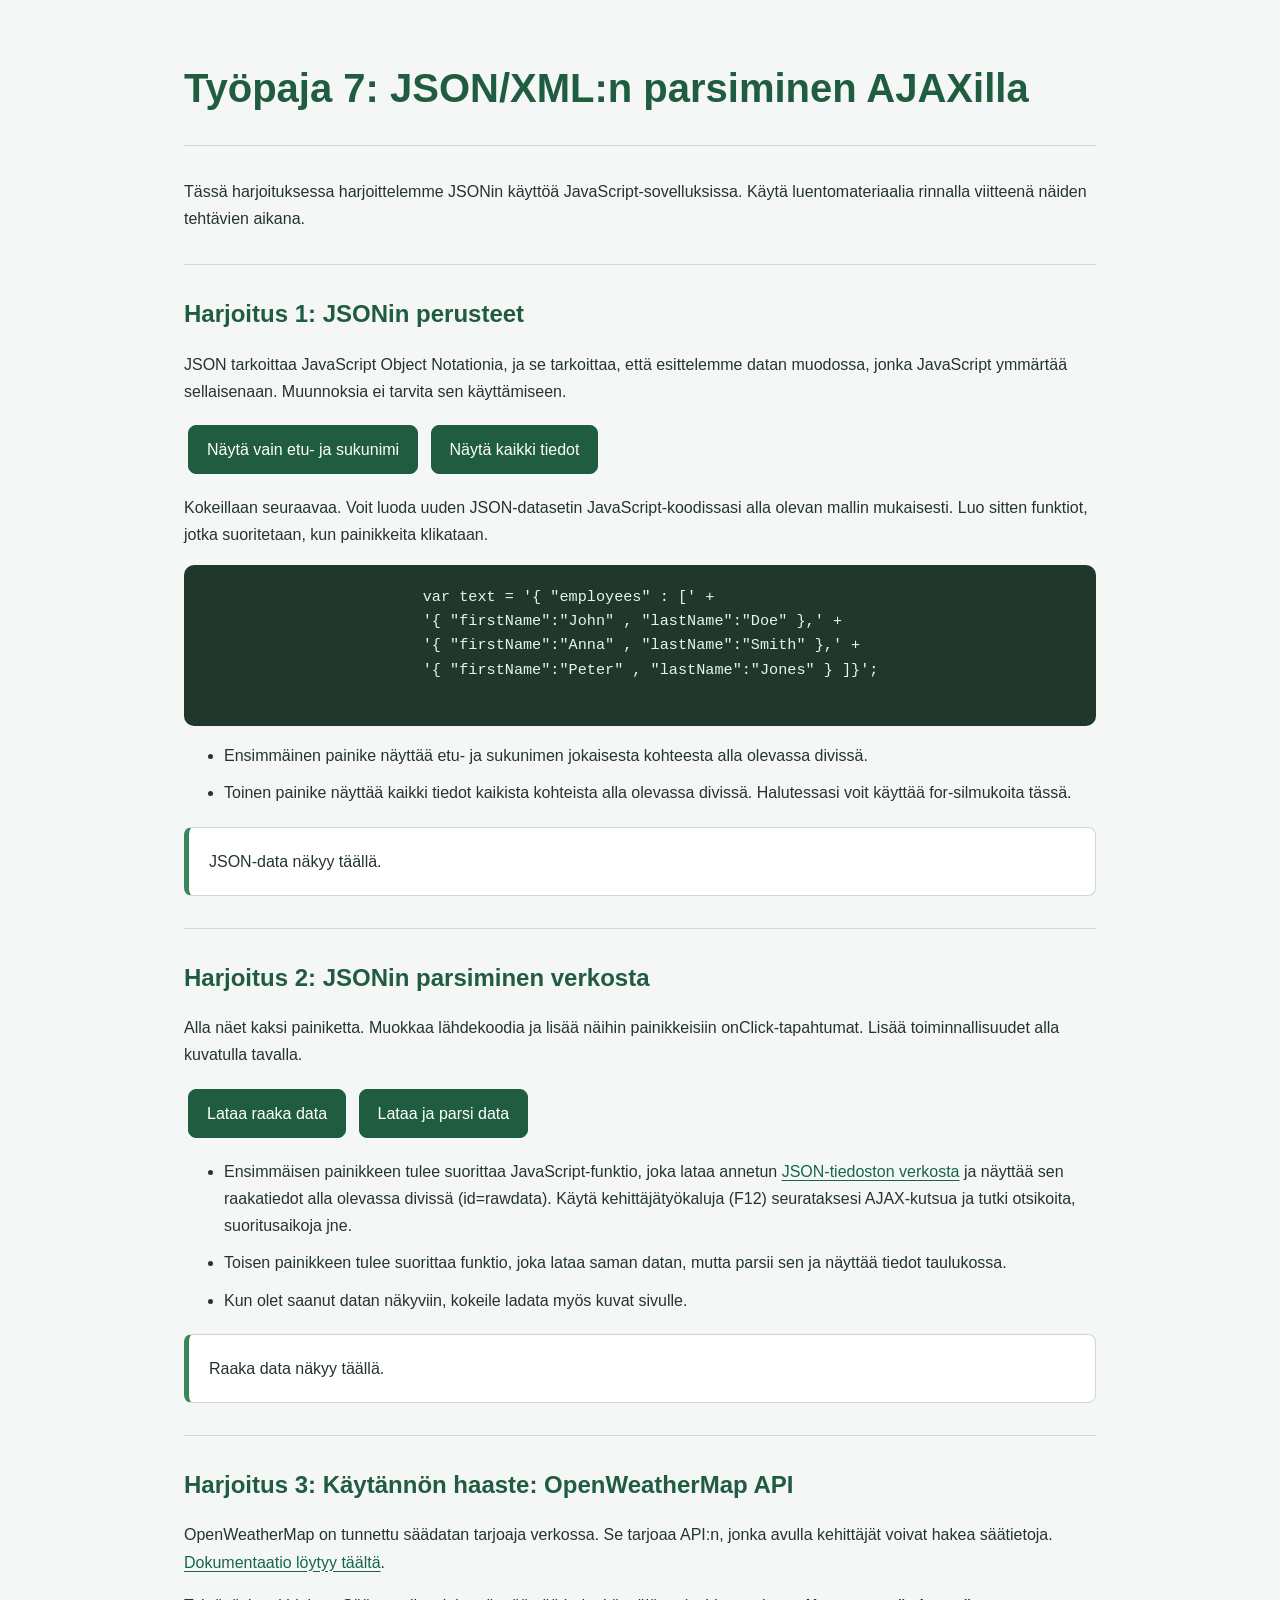
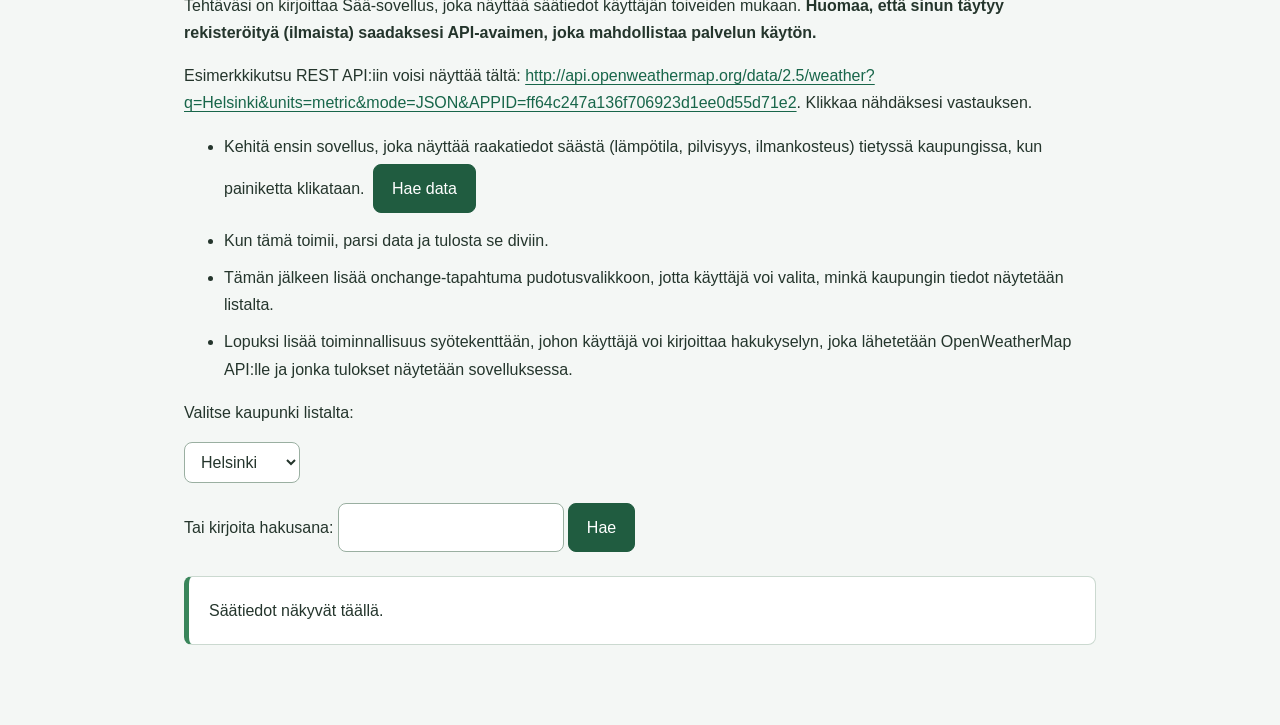
<file: Workshop 7/index.html>
<!DOCTYPE html>
<HTML lang="fi">

<head>
	<meta charset="utf-8">
	<title>Työpaja 7</title>
	<link rel="stylesheet" href="styles.css">
	<meta name="viewport" content="width=device-width, initial-scale=1">
    <script src="script.js" defer></script>
</head>

<body class="ws8">
	<h1>Työpaja 7: JSON/XML:n parsiminen AJAXilla</h1>
	<hr />
	<p>Tässä harjoituksessa harjoittelemme JSONin käyttöä JavaScript-sovelluksissa. Käytä luentomateriaalia rinnalla
		viitteenä näiden tehtävien aikana.</p>

	<hr />
	<h2>Harjoitus 1: JSONin perusteet</h2>
	<p>JSON tarkoittaa JavaScript Object Notationia, ja se tarkoittaa, että esittelemme datan muodossa, jonka JavaScript
		ymmärtää sellaisenaan. Muunnoksia ei tarvita sen käyttämiseen.</p>
	<p>
		<button>Näytä vain etu- ja sukunimi</button>
		<button>Näytä kaikki tiedot</button>
	</p>
	<p>Kokeillaan seuraavaa. Voit luoda uuden JSON-datasetin JavaScript-koodissasi alla olevan mallin mukaisesti. Luo
		sitten funktiot, jotka suoritetaan, kun painikkeita klikataan.</p>

	<pre>
			var text = '{ "employees" : [' +
			'{ "firstName":"John" , "lastName":"Doe" },' +
			'{ "firstName":"Anna" , "lastName":"Smith" },' +
			'{ "firstName":"Peter" , "lastName":"Jones" } ]}';
		</pre>
	<ul>
		<li>Ensimmäinen painike näyttää etu- ja sukunimen jokaisesta kohteesta alla olevassa divissä.</li>
		<li>Toinen painike näyttää kaikki tiedot kaikista kohteista alla olevassa divissä. Halutessasi voit käyttää
			for-silmukoita tässä.</li>
	</ul>
	<div id="jsondata">JSON-data näkyy täällä.</div>
	<hr />
	<h2>Harjoitus 2: JSONin parsiminen verkosta</h2>
	<p>Alla näet kaksi painiketta. Muokkaa lähdekoodia ja lisää näihin painikkeisiin onClick-tapahtumat. Lisää
		toiminnallisuudet alla kuvatulla tavalla.</p>
	<p>
		<button>Lataa raaka data</button>
		<button>Lataa ja parsi data</button>
	</p>

	<ul>
		<li>Ensimmäisen painikkeen tulee suorittaa JavaScript-funktio, joka lataa annetun <a
				href="http://www.omdbapi.com/?s=star+wars&apikey=cbbc6750">JSON-tiedoston verkosta</a> ja näyttää sen
			raakatiedot alla olevassa divissä (id=rawdata). Käytä kehittäjätyökaluja (F12) seurataksesi AJAX-kutsua ja
			tutki otsikoita, suoritus­aikoja jne.</li>
		<li>Toisen painikkeen tulee suorittaa funktio, joka lataa saman datan, mutta parsii sen ja näyttää tiedot
			taulukossa.</li>
		<li>Kun olet saanut datan näkyviin, kokeile ladata myös kuvat sivulle.</li>
	</ul>
	<div id="rawdata">Raaka data näkyy täällä.</div>

	<hr />
	<h2>Harjoitus 3: Käytännön haaste: OpenWeatherMap API</h2>

	<p>OpenWeatherMap on tunnettu säädatan tarjoaja verkossa. Se tarjoaa API:n, jonka avulla kehittäjät voivat hakea
		säätietoja. <a href="https://openweathermap.org/api">Dokumentaatio löytyy täältä</a>.</p>
	<p>Tehtäväsi on kirjoittaa Sää-sovellus, joka näyttää säätiedot käyttäjän toiveiden mukaan. <b>Huomaa, että sinun
			täytyy rekisteröityä (ilmaista) saadaksesi API-avaimen, joka mahdollistaa palvelun käytön.</b></p>

	<p>Esimerkkikutsu REST API:iin voisi näyttää tältä: <a
			href="http://api.openweathermap.org/data/2.5/weather?q=Helsinki&units=metric&mode=JSON&APPID=ff64c247a136f706923d1ee0d55d71e2">http://api.openweathermap.org/data/2.5/weather?q=Helsinki&units=metric&mode=JSON&APPID=ff64c247a136f706923d1ee0d55d71e2</a>.
		Klikkaa nähdäksesi vastauksen.</p>
	<ul>
		<li>Kehitä ensin sovellus, joka näyttää raakatiedot säästä (lämpötila, pilvisyys, ilmankosteus) tietyssä
			kaupungissa, kun painiketta klikataan. <button>Hae data</button></li>
		<li>Kun tämä toimii, parsi data ja tulosta se diviin.</li>
		<li>Tämän jälkeen lisää onchange-tapahtuma pudotusvalikkoon, jotta käyttäjä voi valita, minkä kaupungin tiedot
			näytetään listalta.</li>
		<li>Lopuksi lisää toiminnallisuus syötekenttään, johon käyttäjä voi kirjoittaa hakukyselyn, joka lähetetään
			OpenWeatherMap API:lle ja jonka tulokset näytetään sovelluksessa.</li>
	</ul>
	<p>Valitse kaupunki listalta:</p>
	<select name="mySelect" id="city" onchange="">
		<option value="Helsinki">Helsinki</option>
		<option value="Stockholm">Tukholma</option>
		<option value="Rome">Rooma</option>
		<option value="New York">New York</option>
	</select>
	<p>Tai kirjoita hakusana: <input id="citysearch" /><button id="search">Hae</button></p>
	<div id="weatherdata">Säätiedot näkyvät täällä.</div>

</body>

</html>
</file>
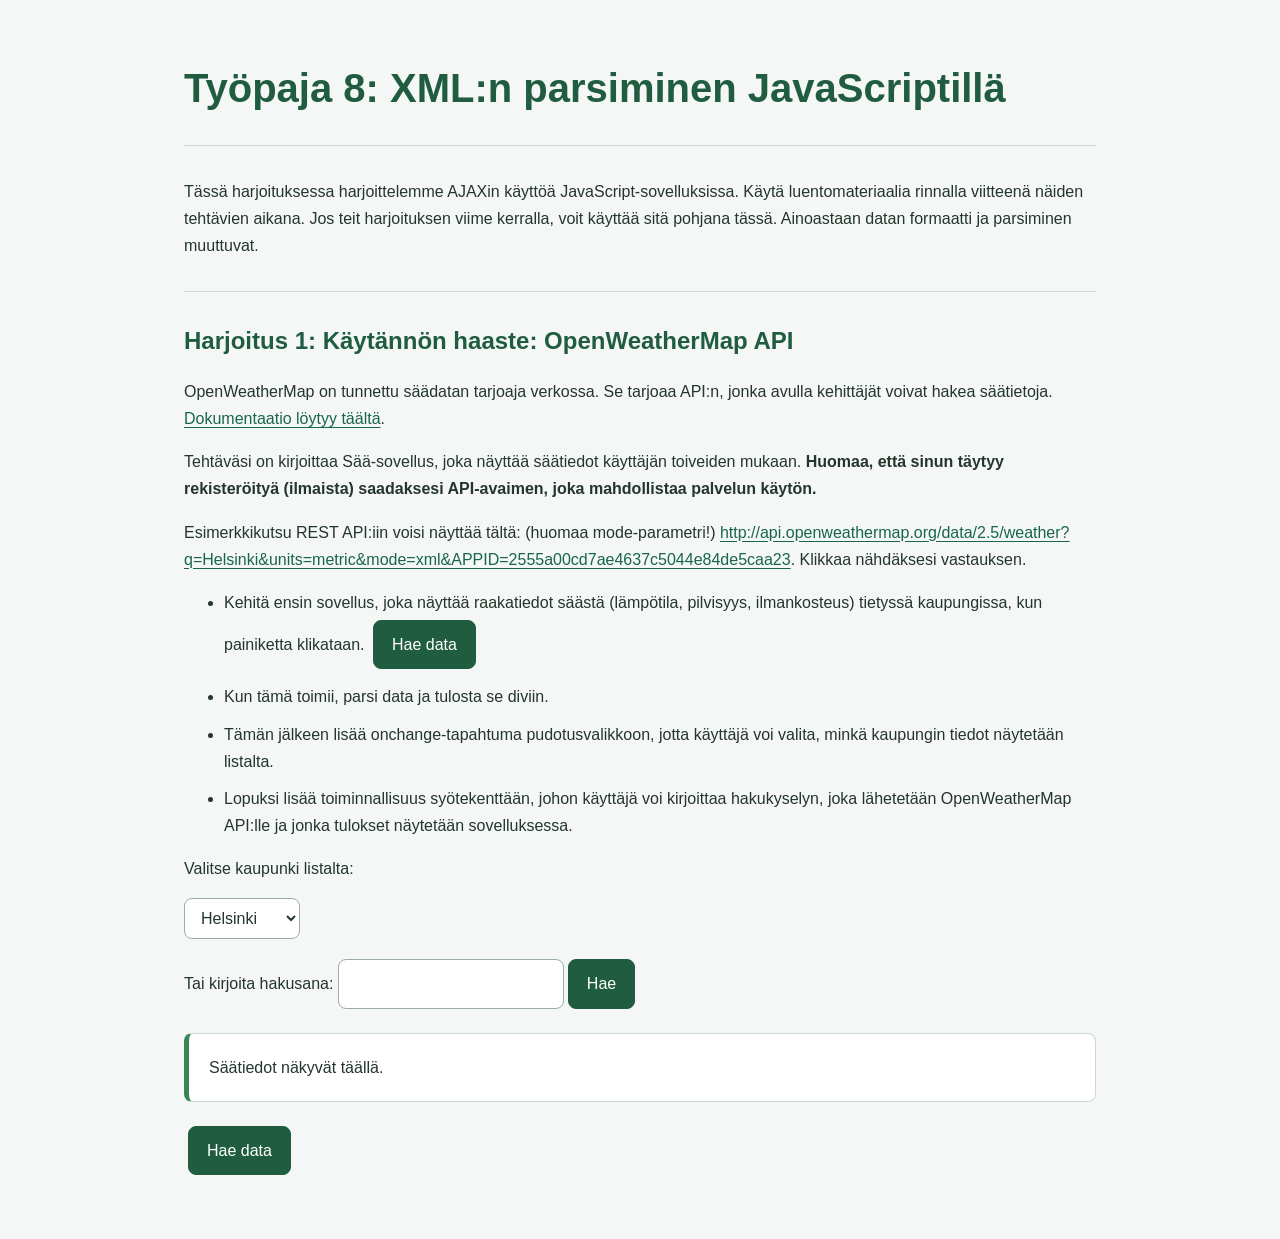
<file: Workshop 8/index.html>
<!DOCTYPE html>
<HTML lang="fi">

<head>
    <meta charset="utf-8">
    <title>Työpaja 8</title>
    <link rel="stylesheet" href="styles.css">
     <!--This is a comment. Comments are not displayed in the browser-->
    <!--defer odottaa, että HTML on luettu ennen JavaScriptin suorittamista.-->
    <script src="script.js" defer></script>
</head>

<body class="ws8">
    <h1>Työpaja 8: XML:n parsiminen JavaScriptillä</h1>
    <hr />
    <p>Tässä harjoituksessa harjoittelemme AJAXin käyttöä JavaScript-sovelluksissa. Käytä luentomateriaalia rinnalla
        viitteenä näiden tehtävien aikana. Jos teit harjoituksen viime kerralla, voit käyttää sitä pohjana tässä.
        Ainoastaan datan formaatti ja parsiminen muuttuvat.</p>

    <hr />
  <h2>Harjoitus 1: Käytännön haaste: OpenWeatherMap API</h2>

    <p>OpenWeatherMap on tunnettu säädatan tarjoaja verkossa. Se tarjoaa API:n, jonka avulla kehittäjät voivat hakea
        säätietoja. <a href="https://openweathermap.org/api">Dokumentaatio löytyy täältä</a>.</p>
    <p>Tehtäväsi on kirjoittaa Sää-sovellus, joka näyttää säätiedot käyttäjän toiveiden mukaan. <b>Huomaa, että sinun
            täytyy rekisteröityä (ilmaista) saadaksesi API-avaimen, joka mahdollistaa palvelun käytön.</b></p>

    <p>Esimerkkikutsu REST API:iin voisi näyttää tältä: (huomaa mode-parametri!) <a
            href="http://api.openweathermap.org/data/2.5/weather?q=Helsinki&units=metric&mode=xml&APPID=2555a00cd7ae4637c5044e84de5caa23">http://api.openweathermap.org/data/2.5/weather?q=Helsinki&units=metric&mode=xml&APPID=2555a00cd7ae4637c5044e84de5caa23</a>.
        Klikkaa nähdäksesi vastauksen.</p>
    <ul>
        <li>Kehitä ensin sovellus, joka näyttää raakatiedot säästä (lämpötila, pilvisyys, ilmankosteus) tietyssä
            kaupungissa, kun painiketta klikataan. <button>Hae data</button></li>
        <li>Kun tämä toimii, parsi data ja tulosta se diviin.</li>
        <li>Tämän jälkeen lisää onchange-tapahtuma pudotusvalikkoon, jotta käyttäjä voi valita, minkä kaupungin tiedot
            näytetään listalta.</li>
        <li>Lopuksi lisää toiminnallisuus syötekenttään, johon käyttäjä voi kirjoittaa hakukyselyn, joka lähetetään
            OpenWeatherMap API:lle ja jonka tulokset näytetään sovelluksessa.</li>
    </ul>
    <p>Valitse kaupunki listalta:</p>
    <select name="mySelect" id="city" onchange="">
        <option value="Helsinki">Helsinki</option>
        <option value="Stockholm">Tukholma</option>
        <option value="Rome">Rooma</option>
        <option value="New York">New York</option>
    </select>
    <p>Tai kirjoita hakusana: <input id="citysearch" /><button id="search">Hae</button></p>
    <div id="weatherdata">Säätiedot näkyvät täällä.</div>

    <!--This is a comment. Comments are not displayed in the browser-->
    <button id="fetchWeather">Hae data</button>

</body>

</html>
</file>
<file: Workshop 3/styles.css>
body {
  font-family: "Trebuchet MS", Helvetica, sans-serif;
  color: #333333;
  margin: 20px;
}
.ws3 {
  max-width: 1080px;
  margin: 0 auto;
  padding: 0 28px 40px;
  box-sizing: border-box;
  background: #f7f4ec;
  color: #3f4034;
  line-height: 1.6;
}
h1:before {
  content: "Dynamic Web Applications with JavaScript";
  display: block;
  font-size: 60%;
  font-style: italic;
}
.ws3 h1 {
  margin-bottom: 12px;
  color: #315c4c;
  font-size: 2em;
  font-weight: 600;
}
.ws3 h1::before {
  margin-bottom: 6px;
  color: #a66a2c;
  font-size: 45%;
  font-weight: 400;
  letter-spacing: 0.04em;
}
.ws3 h2 {
  color: #315c4c;
}
.ws3 hr {
  border: 0;
  border-top: 2px solid #c9954a;
}
.red-box {
  background: red;
  width: 50px;
  height: 50px;
}
.no-border {
  border: 0;
  height: auto;
  padding: 0;
  margin: 0;
}
.red,
.error,
.error textarea,
.error input {
  border-color: red;
  color: red;
}
div.border {
  border: 1px solid black;
  padding: 5px;
  float: left;
}
.clear {
  clear: both;
}
.ws3 div,
.ws4.div {
  width: 200px;
  height: 100px;
  border: 1px solid black;
}
.ws3 #tableContainer,
.ws3 #preview {
  width: auto;
  height: auto;
}
.ws3 table.display {
  width: 100%;
  max-width: 760px;
  margin: 16px 0;
}
.ws3 pre {
  max-width: 100%;
  overflow-x: auto;
  white-space: pre-wrap;
  overflow-wrap: anywhere;
}
.ws3 table,
.ws3 tr,
.ws3 td {
  margin: 10px;
  padding: 10px;
}
.ws3 table,
.ws3 tr,
.ws3 td,
.ws3 th,
.ws5 table,
ws5.tr,
ws5.td {
  border: 1px solid gray;
  width: 50%;
  border-collapse: collapse;
  padding: 5px;
}
table.display {
  width: 80%;
}
.ws4 img {
  position: relative;
  left: 0px;
}
.ws5 div {
  width: 200px;
  margin: 20px;
  padding: 20px;
  border: 1px solid black;
}
.ws5 span {
  display: none;
}
.ws5 .error span {
  display: block;
}
.ws6 div {
  margin-bottom: 10px;
}
.ws6 table,
.ws6 tr,
.ws6 td,
.ws7 table,
.ws7 tr,
.ws7 td {
  border: 1px solid gray;
  width: 50%;
}
.ws7 div {
  min-width: 200px;
  width: auto;
  min-height: 200px;
  height: auto;
  border: 1px solid black;
}
.ws8 table {
  border-collapse: collapse;
  width: 700px;
  border: 1px solid black;
}
.ws8 th,
.ws8 td {
  padding: 4px;
  font-family: Verdana;
  font-size: 12px;
}
.ws8 tr:nth-child(even) {
  background-color: #f2f2f2;
}
.ws8 th,
.ws8 td {
  border: 1px solid #ddd;
}
.ws8 td {
  height: 40px;
  text-align: center;
  vertical-align: middle;
}
.ws8 img {
  width: 100px;
}
#jsondata,
#rawdata,
#weatherdata {
  border: 1px solid black;
  padding: 10px;
}
.ws9 div {
  width: 200px;
  height: 100px;
  border: 1px solid black;
}
#ajax {
  width: 80%;
  height: 500px;
  border: 1px solid black;
  overflow: auto;
  padding: 20px;
}
.ws-9 #main-content {
  width: 100%;
  height: auto;
  border: 0;
}
</file>
<file: Workshop 4/styles.css>
* {
    box-sizing: border-box;
}

body {
    max-width: 1000px;
    margin: 0 auto;
    padding: 2rem;

    font-family: "Trebuchet MS", Helvetica, sans-serif;
    line-height: 1.6;
    color: #333333;
    background-color: #f5f5f5;
}

header,
section {
    margin-bottom: 2rem;
    padding: 1.5rem;

    background-color: white;
    border-radius: 8px;
}

h1 {
    margin-top: 0;
    color: #31107a;
}

h2 {
    color: #1966a2;
}

h3 {
    color: #31107a;
}

hr {
    margin: 2rem 0;
    border: 0;
    border-top: 1px solid #cccccc;
}

button {
    margin: 0.25rem;
    padding: 0.6rem 1rem;

    font: inherit;
    color: white;
    background-color: #31107a;

    border: 0;
    border-radius: 4px;
    cursor: pointer;
}

button:hover {
    background-color: #5631a5;
}

button:focus-visible,
input:focus-visible,
select:focus-visible {
    outline: 3px solid #28a78e;
    outline-offset: 2px;
}

.buttons {
    display: flex;
    flex-wrap: wrap;
    gap: 0.5rem;
    margin: 1rem 0;
}

.instructions {
    padding: 1rem;
    background-color: #f0eef8;
    border-left: 5px solid #31107a;
}

code {
    padding: 0.1rem 0.3rem;
    font-family: Consolas, monospace;
    background-color: #eeeeee;
    border-radius: 3px;
}

.highlight {
    padding: 1rem;
    color: white;
    background-color: #31107a;
}

.animal-heading {
    color: #31107a;
    font-family: Arial, sans-serif;
}

.image-highlight {
    border: 6px solid #31107a;
}

#animalImage,
#animalContent img {
    display: block;
    width: 400px;
    max-width: 100%;
    height: auto;
    margin: 1rem 0;
}

form {
    display: grid;
    gap: 1rem;
    max-width: 500px;
    margin: 1rem 0;
}

form div {
    display: grid;
    gap: 0.25rem;
}

input,
select {
    padding: 0.6rem;
    font: inherit;
    border: 1px solid #999999;
    border-radius: 4px;
}

table {
    width: 100%;
    margin-top: 1.5rem;
    border-collapse: collapse;
}

th,
td {
    padding: 0.75rem;
    text-align: left;
    border: 1px solid #cccccc;
}

th {
    color: white;
    background-color: #5f795d;
}

tbody tr:nth-child(even) {
    background-color: #f2f2f2;
}
#animalImage,
#animalContent img {
    transition: opacity 0.6s, left 0.4s;
}

.image-moved {
    position: relative;
    left: 80px;
}

.image-animate {
    animation: wiggle 0.8s ease-in-out infinite;
}

.image-fade {
    opacity: 0.2;
}

li.visited {
    color: #28a78e;
}

@keyframes wiggle {
    0%, 100% { transform: rotate(-3deg); }
    50% { transform: rotate(3deg); }
}

@media (max-width: 600px) {
    body {
        padding: 1rem;
    }

    header,
    section {
        padding: 1rem;
    }

    .buttons {
        flex-direction: column;
    }

    button {
        width: 100%;
    }
}
</file>
<file: Workshop 5/styles.css>
/* Simple shared styles for the English and Finnish workshop. */
* {
  box-sizing: border-box;
}
body {
  margin: 0;
  padding: 24px;
  font-family: Arial, Helvetica, sans-serif;
  line-height: 1.6;
  color: #24343c;
  background: #f4f7f5;
}
main {
  max-width: 900px;
  margin: auto;
}
header {
  margin-bottom: 32px;
}
h1 {
  font-size: clamp(1.8rem, 4vw, 2.5rem);
  line-height: 1.2;
  color: #155e4c;
}
h2 {
  margin-top: 0;
  color: #155e4c;
  font-size: 1.4rem;
}
.course {
  color: #52635d;
  font-weight: bold;
}
.notice {
  font-weight: bold;
}
section {
  margin-bottom: 24px;
  padding: 24px;
  background: white;
  border-radius: 12px;
}
li {
  margin-bottom: 10px;
}
a {
  color: #155e4c;
}
form {
  max-width: 520px;
  margin-top: 24px;
}
label {
  display: block;
  margin-top: 14px;
  font-weight: bold;
}
input,
select,
textarea {
  width: 100%;
  padding: 10px;
  margin-top: 5px;
  font: inherit;
  border: 1px solid #8c9d96;
  border-radius: 6px;
}
button {
  margin-top: 16px;
  padding: 10px 18px;
  font: inherit;
  color: white;
  background: #155e4c;
  border: 1px solid #155e4c;
  border-radius: 6px;
  cursor: pointer;
}
button:hover {
  background: #104b3d;
}
.secondary {
  color: #155e4c;
  background: white;
}
.secondary:hover {
  background: #edf4f0;
}
.actions {
  display: flex;
  flex-wrap: wrap;
  gap: 10px;
}
:focus-visible {
  outline: 3px solid #bd650d;
  outline-offset: 3px;
}
.error {
  display: block;
  color: #b42318;
  font-size: 0.95rem;
}
.invalid {
  border: 2px solid #b42318;
}
.saved {
  padding: 16px;
  background: #edf4f0;
  border-radius: 6px;
  white-space: pre-line;
}
footer {
  color: #52635d;
}
@media (max-width: 600px) {
  body {
    padding: 14px;
  }
  section {
    padding: 18px;
  }
}
</file>
<file: Workshop 7/styles.css>
/* Työpaja 7 – JSON ja AJAX */

* {
  box-sizing: border-box;
}

body.ws8 {
  max-width: 960px;
  margin: 0 auto;
  padding: 36px 24px 60px;
  background-color: #f4f7f5;
  color: #24352c;
  font-family: Arial, Helvetica, sans-serif;
  font-size: 16px;
  line-height: 1.7;
}

.ws8 h1 {
  color: #205c40;
  font-size: clamp(1.8rem, 4vw, 2.5rem);
  line-height: 1.25;
}

.ws8 h2 {
  margin-top: 32px;
  color: #205c40;
  line-height: 1.4;
}

.ws8 hr {
  margin: 32px 0;
  border: 0;
  border-top: 1px solid #cbd9d0;
}

.ws8 a {
  color: #18664a;
  overflow-wrap: anywhere;
  text-underline-offset: 3px;
}

.ws8 li {
  margin-bottom: 10px;
}

.ws8 button,
.ws8 input,
.ws8 select {
  font: inherit;
}

.ws8 button {
  margin: 4px;
  padding: 10px 18px;
  border: 1px solid #205c40;
  border-radius: 8px;
  background-color: #205c40;
  color: white;
  cursor: pointer;
}

.ws8 button:hover {
  background-color: #16452f;
}

.ws8 input,
.ws8 select {
  max-width: 100%;
  padding: 10px 12px;
  border: 1px solid #9aafa1;
  border-radius: 8px;
  background-color: white;
  color: #24352c;
}

.ws8 :is(button, input, select, a):focus-visible {
  outline: 3px solid #b46b00;
  outline-offset: 3px;
}

.ws8 pre {
  padding: 20px;
  overflow-x: auto;
  border-radius: 10px;
  background-color: #22372b;
  color: #e6f5eb;
  font-size: 0.95rem;
  line-height: 1.6;
}

.ws8 #jsondata,
.ws8 #rawdata,
.ws8 #weatherdata {
  margin: 20px 0;
  padding: 20px;
  overflow-wrap: anywhere;
  overflow-x: auto;
  border: 1px solid #cbd9d0;
  border-left: 5px solid #39855a;
  border-radius: 8px;
  background-color: white;
}

.ws8 table {
  width: 100%;
  border-collapse: collapse;
}

.ws8 th,
.ws8 td {
  padding: 12px;
  border: 1px solid #cbd9d0;
  text-align: left;
  vertical-align: top;
}

.ws8 th {
  background-color: #e4eee7;
}

.ws8 img {
  max-width: 100%;
  height: auto;
}
</file>
<file: Workshop 8/styles.css>
* {
  box-sizing: border-box;
}

body.ws8 {
  max-width: 960px;
  margin: 0 auto;
  padding: 36px 24px 60px;
  background-color: #f4f7f5;
  color: #24352c;
  font-family: Arial, Helvetica, sans-serif;
  font-size: 16px;
  line-height: 1.7;
}

.ws8 h1 {
  color: #205c40;
  font-size: clamp(1.8rem, 4vw, 2.5rem);
  line-height: 1.25;
}

.ws8 h2 {
  margin-top: 32px;
  color: #205c40;
  line-height: 1.4;
}

.ws8 hr {
  margin: 32px 0;
  border: 0;
  border-top: 1px solid #cbd9d0;
}

.ws8 a {
  color: #18664a;
  overflow-wrap: anywhere;
  text-underline-offset: 3px;
}

.ws8 li {
  margin-bottom: 10px;
}

.ws8 button,
.ws8 input,
.ws8 select {
  font: inherit;
}

.ws8 button {
  margin: 4px;
  padding: 10px 18px;
  border: 1px solid #205c40;
  border-radius: 8px;
  background-color: #205c40;
  color: white;
  cursor: pointer;
}

.ws8 button:hover {
  background-color: #16452f;
}

.ws8 input,
.ws8 select {
  max-width: 100%;
  padding: 10px 12px;
  border: 1px solid #9aafa1;
  border-radius: 8px;
  background-color: white;
  color: #24352c;
}

.ws8 :is(button, input, select, a):focus-visible {
  outline: 3px solid #b46b00;
  outline-offset: 3px;
}

.ws8 pre {
  padding: 20px;
  overflow-x: auto;
  border-radius: 10px;
  background-color: #22372b;
  color: #e6f5eb;
  font-size: 0.95rem;
  line-height: 1.6;
}

.ws8 #jsondata,
.ws8 #rawdata,
.ws8 #weatherdata {
  margin: 20px 0;
  padding: 20px;
  overflow-wrap: anywhere;
  overflow-x: auto;
  border: 1px solid #cbd9d0;
  border-left: 5px solid #39855a;
  border-radius: 8px;
  background-color: white;
}

.ws8 table {
  width: 100%;
  border-collapse: collapse;
}

.ws8 th,
.ws8 td {
  padding: 12px;
  border: 1px solid #cbd9d0;
  text-align: left;
  vertical-align: top;
}

.ws8 th {
  background-color: #e4eee7;
}

.ws8 img {
  max-width: 100%;
  height: auto;
}
</file>
